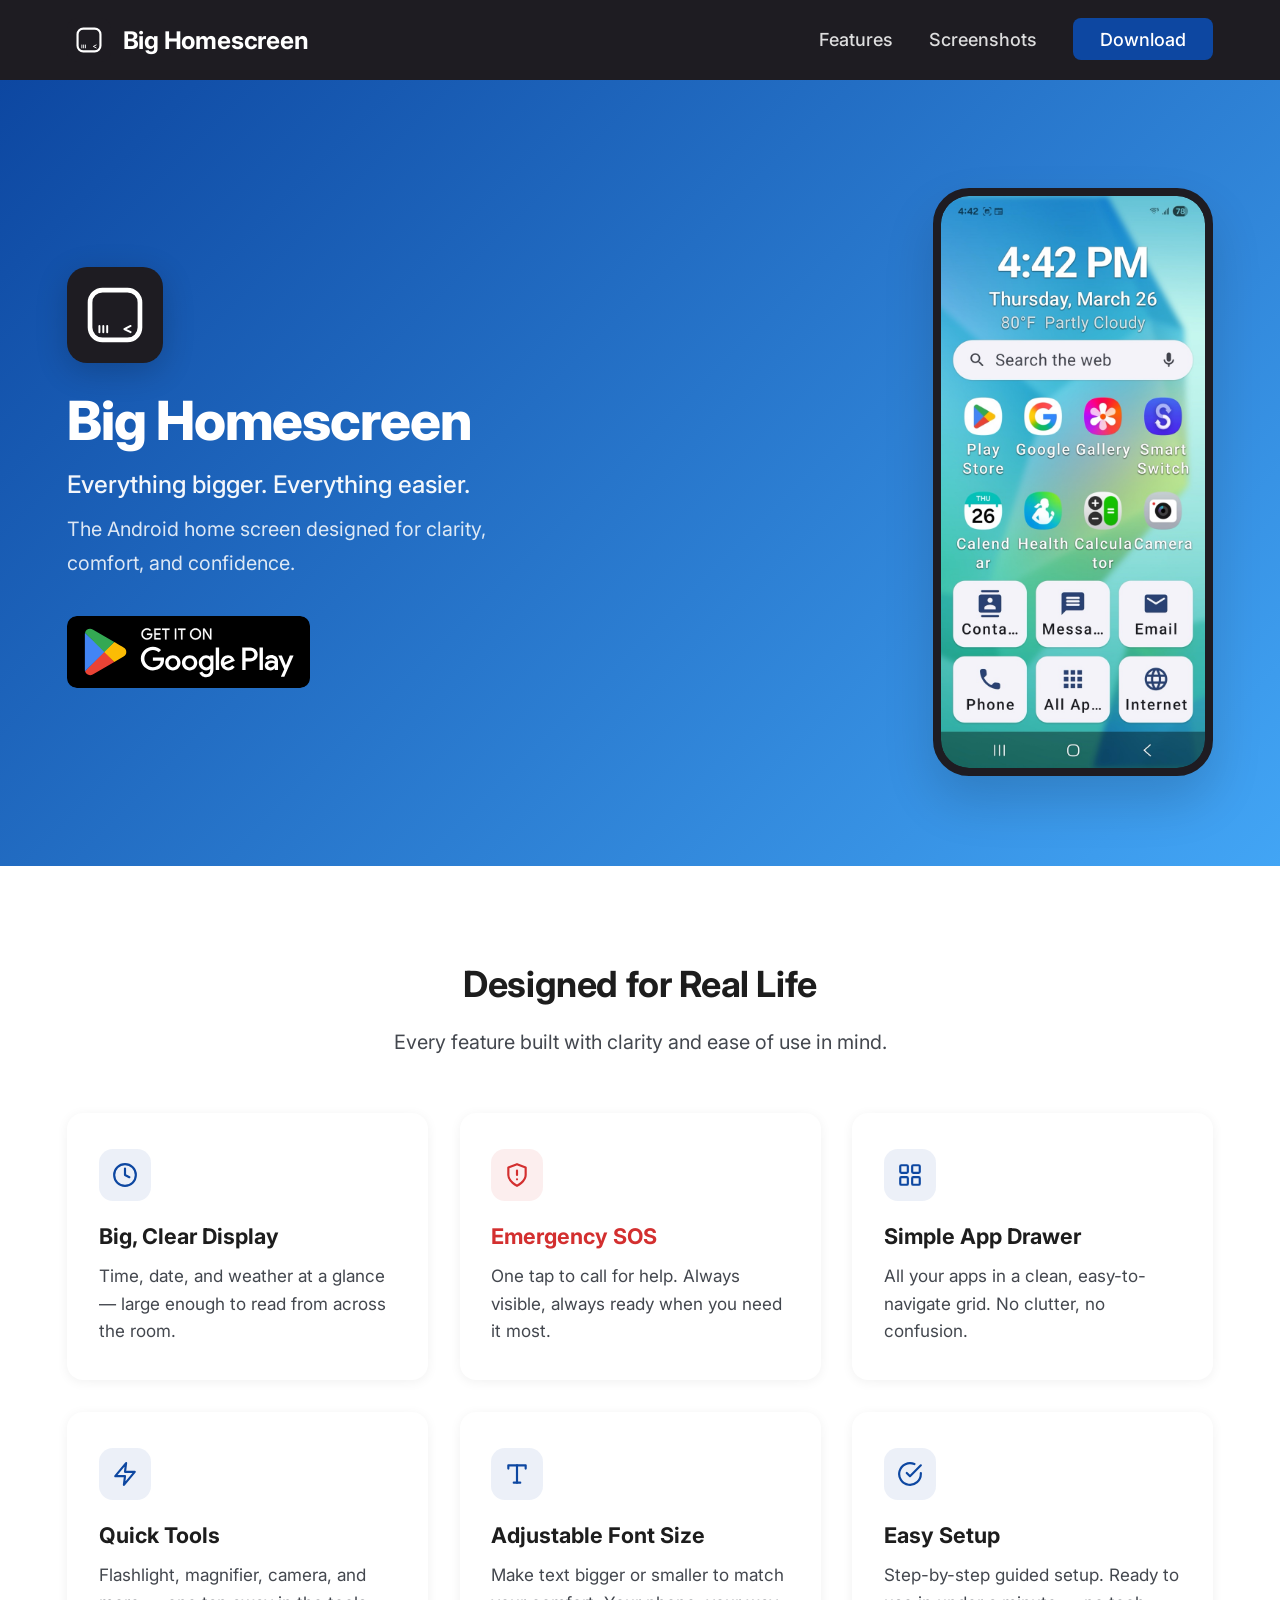
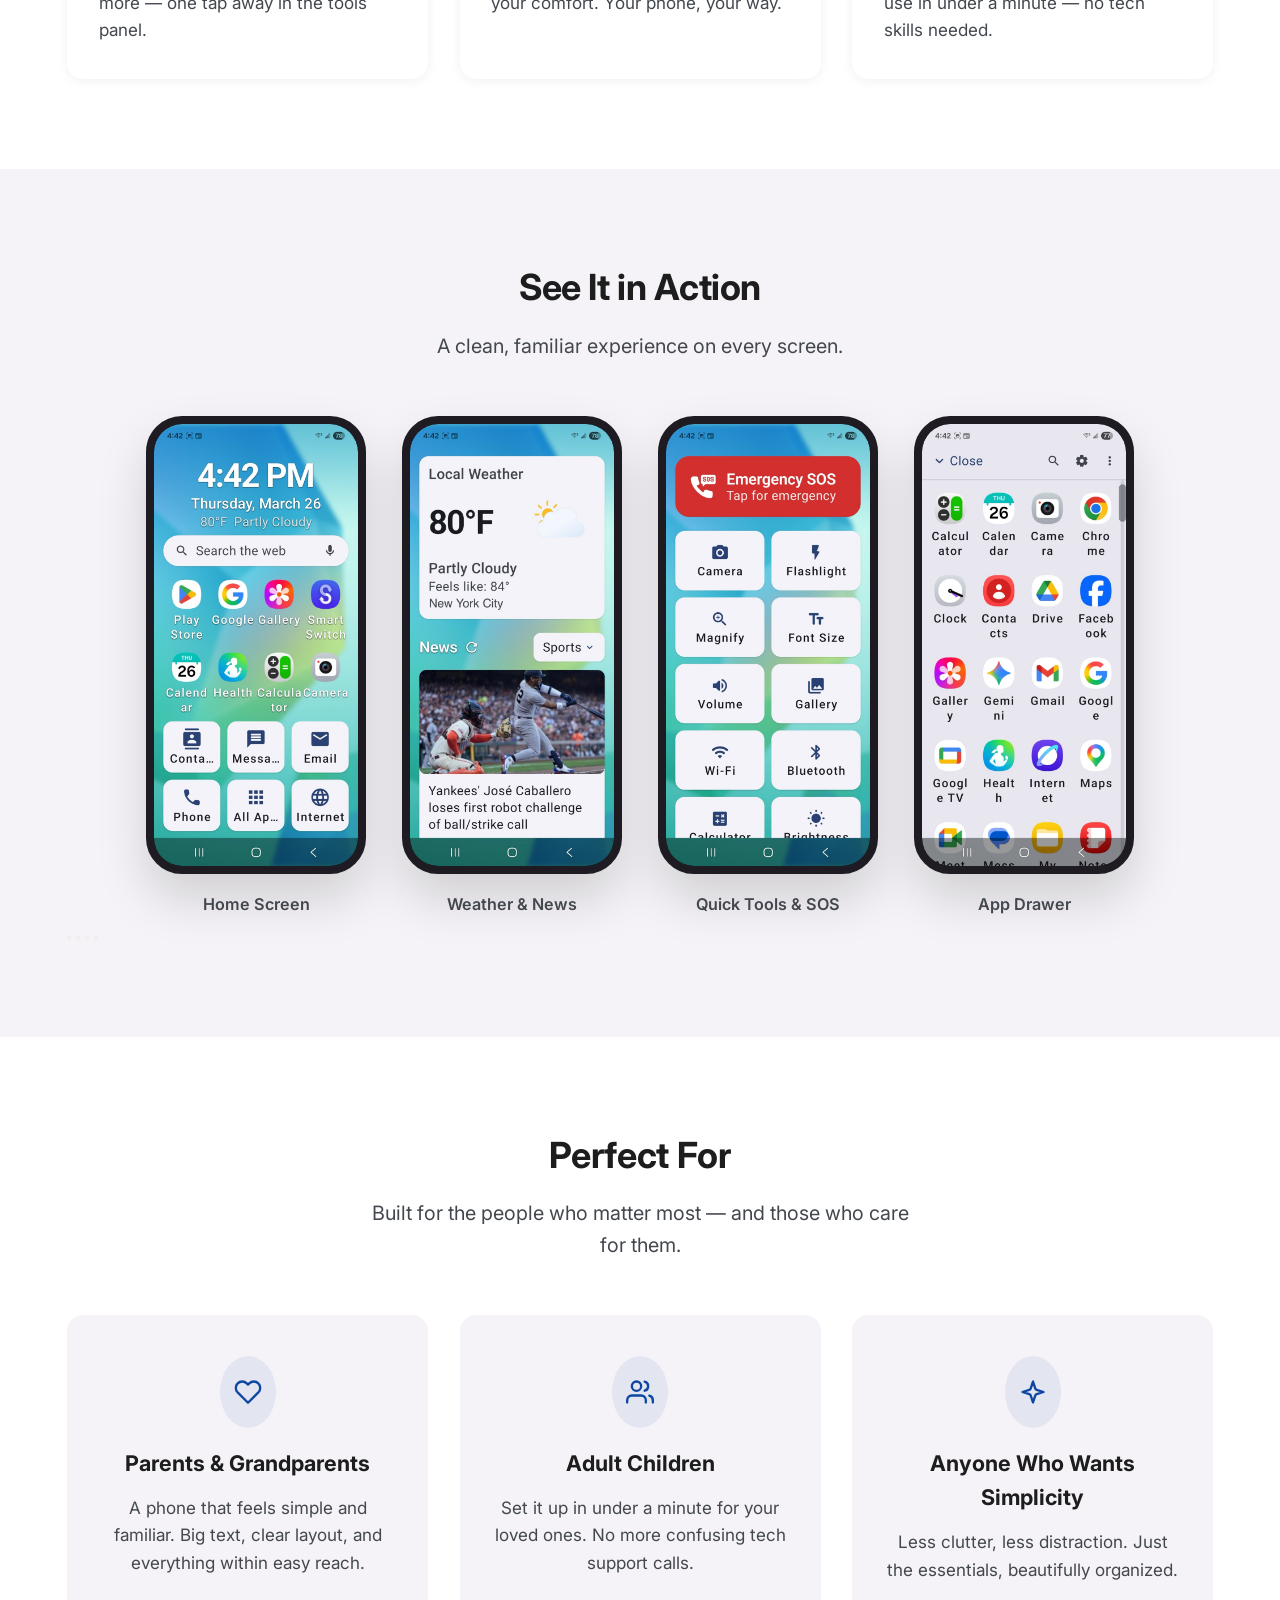
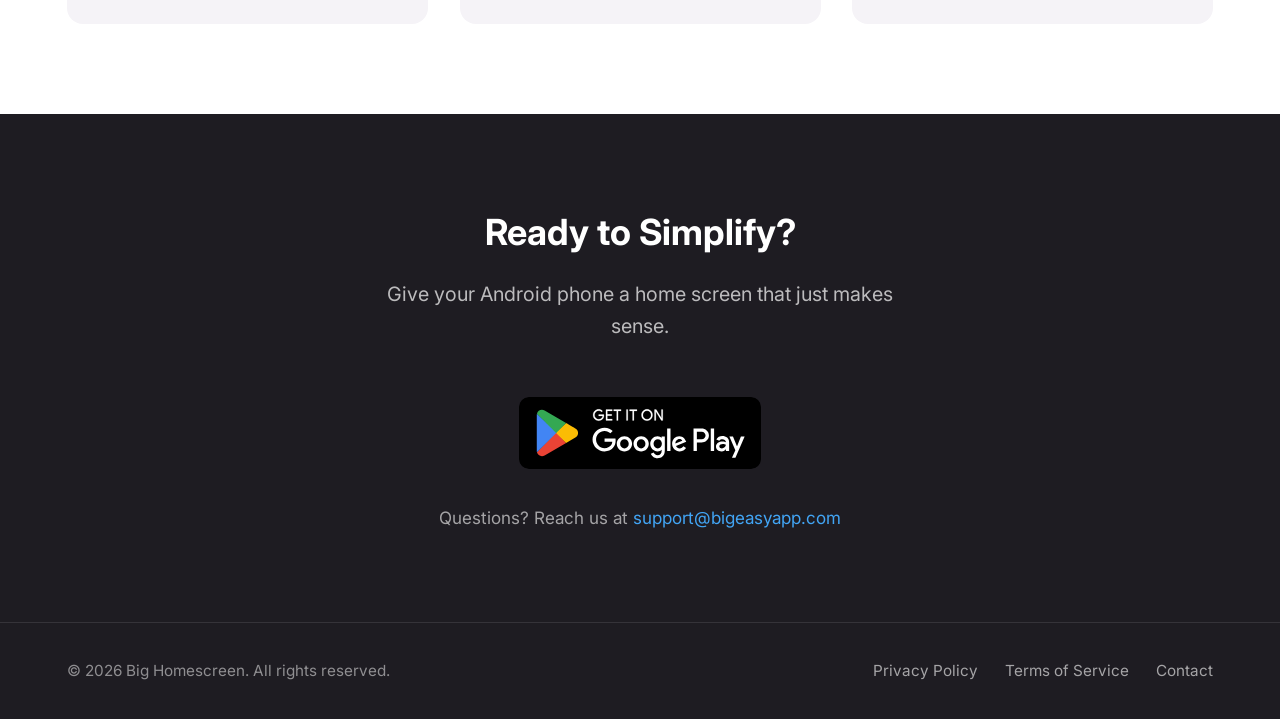
<file: index.html>
<!DOCTYPE html>
<html lang="en">
<head>
  <meta charset="UTF-8">
  <meta name="viewport" content="width=device-width, initial-scale=1.0">
  <title>Big Homescreen — The Simple Android Launcher for Seniors</title>
  <meta name="description" content="Big Homescreen is the Android home screen designed for clarity, comfort, and confidence. Big display, simple apps, emergency SOS — everything easier.">
  <link rel="icon" type="image/svg+xml" href="favicon.svg">
  <link rel="preconnect" href="https://fonts.googleapis.com">
  <link rel="preconnect" href="https://fonts.gstatic.com" crossorigin>
  <link rel="stylesheet" href="https://fonts.googleapis.com/css2?family=Inter:wght@400;500;600;700;800&display=swap">
  <link rel="stylesheet" href="css/style.css">
</head>
<body>

  <!-- ===== Navigation ===== -->
  <header class="navbar" role="banner">
    <div class="container">
      <a href="/" class="nav-brand" aria-label="Big Homescreen Home">
        <img src="resources/ic_launcher_play_store.svg" alt="" width="44" height="44">
        <span>Big Homescreen</span>
      </a>
      <button class="nav-toggle" aria-label="Toggle navigation" aria-expanded="false">&#9776;</button>
      <nav>
        <ul class="nav-links" role="list">
          <li><a href="#features">Features</a></li>
          <li><a href="#screenshots">Screenshots</a></li>
          <li><a href="#download" class="nav-cta">Download</a></li>
        </ul>
      </nav>
    </div>
  </header>

  <main>
    <!-- ===== Hero ===== -->
    <section class="hero" id="hero">
      <div class="container">
        <div class="hero-content">
          <img src="resources/ic_launcher_play_store.svg" alt="Big Homescreen app icon" class="hero-icon" width="96" height="96">
          <h1>Big Homescreen</h1>
          <p class="hero-tagline">Everything bigger. Everything easier.</p>
          <p class="hero-description">The Android home screen designed for clarity, comfort, and confidence.</p>
          <a href="https://play.google.com/store/apps/details?id=app.bighomescreen.launcher" class="gplay-btn" target="_blank" rel="noopener">
            <img src="resources/GetItOnGooglePlay_Badge_Web_color_English.svg" alt="Get it on Google Play" height="56">
          </a>
        </div>
        <div class="hero-visual">
          <div class="phone-mockup">
            <img src="resources/Home_Big.jpg" alt="Big Homescreen home screen showing large clock, weather, and favorite apps" width="264" height="572" loading="eager">
          </div>
        </div>
      </div>
    </section>

    <!-- ===== Features ===== -->
    <section class="section" id="features">
      <div class="container">
        <h2 class="section-title">Designed for Real Life</h2>
        <p class="section-subtitle">Every feature built with clarity and ease of use in mind.</p>
        <div class="features-grid">
          <div class="feature-card">
            <div class="feature-icon" aria-hidden="true"><svg viewBox="0 0 24 24" fill="none" stroke="currentColor" stroke-width="2" stroke-linecap="round" stroke-linejoin="round"><circle cx="12" cy="12" r="10"/><polyline points="12 6 12 12 16 14"/></svg></div>
            <h3>Big, Clear Display</h3>
            <p>Time, date, and weather at a glance — large enough to read from across the room.</p>
          </div>
          <div class="feature-card sos">
            <div class="feature-icon" aria-hidden="true"><svg viewBox="0 0 24 24" fill="none" stroke="currentColor" stroke-width="2" stroke-linecap="round" stroke-linejoin="round"><path d="M12 22s8-4 8-10V5l-8-3-8 3v7c0 6 8 10 8 10z"/><line x1="12" y1="8" x2="12" y2="12"/><line x1="12" y1="16" x2="12.01" y2="16"/></svg></div>
            <h3>Emergency SOS</h3>
            <p>One tap to call for help. Always visible, always ready when you need it most.</p>
          </div>
          <div class="feature-card">
            <div class="feature-icon" aria-hidden="true"><svg viewBox="0 0 24 24" fill="none" stroke="currentColor" stroke-width="2" stroke-linecap="round" stroke-linejoin="round"><rect x="3" y="3" width="7" height="7" rx="1"/><rect x="14" y="3" width="7" height="7" rx="1"/><rect x="3" y="14" width="7" height="7" rx="1"/><rect x="14" y="14" width="7" height="7" rx="1"/></svg></div>
            <h3>Simple App Drawer</h3>
            <p>All your apps in a clean, easy-to-navigate grid. No clutter, no confusion.</p>
          </div>
          <div class="feature-card">
            <div class="feature-icon" aria-hidden="true"><svg viewBox="0 0 24 24" fill="none" stroke="currentColor" stroke-width="2" stroke-linecap="round" stroke-linejoin="round"><polygon points="13 2 3 14 12 14 11 22 21 10 12 10 13 2"/></svg></div>
            <h3>Quick Tools</h3>
            <p>Flashlight, magnifier, camera, and more — one tap away in the tools panel.</p>
          </div>
          <div class="feature-card">
            <div class="feature-icon" aria-hidden="true"><svg viewBox="0 0 24 24" fill="none" stroke="currentColor" stroke-width="2" stroke-linecap="round" stroke-linejoin="round"><polyline points="4 7 4 4 20 4 20 7"/><line x1="9" y1="20" x2="15" y2="20"/><line x1="12" y1="4" x2="12" y2="20"/></svg></div>
            <h3>Adjustable Font Size</h3>
            <p>Make text bigger or smaller to match your comfort. Your phone, your way.</p>
          </div>
          <div class="feature-card">
            <div class="feature-icon" aria-hidden="true"><svg viewBox="0 0 24 24" fill="none" stroke="currentColor" stroke-width="2" stroke-linecap="round" stroke-linejoin="round"><path d="M22 11.08V12a10 10 0 1 1-5.93-9.14"/><polyline points="22 4 12 14.01 9 11.01"/></svg></div>
            <h3>Easy Setup</h3>
            <p>Step-by-step guided setup. Ready to use in under a minute — no tech skills needed.</p>
          </div>
        </div>
      </div>
    </section>

    <!-- ===== Screenshots ===== -->
    <section class="section section-light" id="screenshots">
      <div class="container">
        <h2 class="section-title">See It in Action</h2>
        <p class="section-subtitle">A clean, familiar experience on every screen.</p>

        <!-- Desktop: row layout -->
        <div class="screenshots-row">
          <div class="screenshot-item">
            <div class="phone-mockup">
              <img src="resources/Home_Big.jpg" alt="Home screen with large clock and weather display" width="264" height="572" loading="lazy">
            </div>
            <p class="screenshot-label">Home Screen</p>
          </div>
          <div class="screenshot-item">
            <div class="phone-mockup">
              <img src="resources/Info_Big.jpg" alt="Weather details and news feed" width="264" height="572" loading="lazy">
            </div>
            <p class="screenshot-label">Weather &amp; News</p>
          </div>
          <div class="screenshot-item">
            <div class="phone-mockup">
              <img src="resources/Tools_Big.jpg" alt="Quick tools panel with flashlight, magnifier, and SOS" width="264" height="572" loading="lazy">
            </div>
            <p class="screenshot-label">Quick Tools &amp; SOS</p>
          </div>
          <div class="screenshot-item">
            <div class="phone-mockup">
              <img src="resources/Appdrawer_Big.jpg" alt="App drawer with clear grid of installed apps" width="264" height="572" loading="lazy">
            </div>
            <p class="screenshot-label">App Drawer</p>
          </div>
        </div>

        <!-- Mobile: carousel -->
        <div class="screenshots-carousel" role="region" aria-label="Screenshots carousel">
          <div class="screenshot-item">
            <div class="phone-mockup">
              <img src="resources/Home_Big.jpg" alt="Home screen with large clock and weather display" width="264" height="572" loading="lazy">
            </div>
            <p class="screenshot-label">Home Screen</p>
          </div>
          <div class="screenshot-item">
            <div class="phone-mockup">
              <img src="resources/Info_Big.jpg" alt="Weather details and news feed" width="264" height="572" loading="lazy">
            </div>
            <p class="screenshot-label">Weather &amp; News</p>
          </div>
          <div class="screenshot-item">
            <div class="phone-mockup">
              <img src="resources/Tools_Big.jpg" alt="Quick tools panel with flashlight, magnifier, and SOS" width="264" height="572" loading="lazy">
            </div>
            <p class="screenshot-label">Quick Tools &amp; SOS</p>
          </div>
          <div class="screenshot-item">
            <div class="phone-mockup">
              <img src="resources/Appdrawer_Big.jpg" alt="App drawer with clear grid of installed apps" width="264" height="572" loading="lazy">
            </div>
            <p class="screenshot-label">App Drawer</p>
          </div>
        </div>
        <div class="carousel-dots" aria-label="Screenshot navigation">
          <button class="carousel-dot active" aria-label="View Home Screen screenshot"></button>
          <button class="carousel-dot" aria-label="View Weather and News screenshot"></button>
          <button class="carousel-dot" aria-label="View Quick Tools screenshot"></button>
          <button class="carousel-dot" aria-label="View App Drawer screenshot"></button>
        </div>
      </div>
    </section>

    <!-- ===== Perfect For ===== -->
    <section class="section" id="perfect-for">
      <div class="container">
        <h2 class="section-title">Perfect For</h2>
        <p class="section-subtitle">Built for the people who matter most — and those who care for them.</p>
        <div class="perfect-grid">
          <div class="perfect-card">
            <div class="card-emoji" aria-hidden="true"><svg viewBox="0 0 24 24" fill="none" stroke="currentColor" stroke-width="2" stroke-linecap="round" stroke-linejoin="round"><path d="M20.84 4.61a5.5 5.5 0 0 0-7.78 0L12 5.67l-1.06-1.06a5.5 5.5 0 0 0-7.78 7.78l1.06 1.06L12 21.23l7.78-7.78 1.06-1.06a5.5 5.5 0 0 0 0-7.78z"/></svg></div>
            <h3>Parents &amp; Grandparents</h3>
            <p>A phone that feels simple and familiar. Big text, clear layout, and everything within easy reach.</p>
          </div>
          <div class="perfect-card">
            <div class="card-emoji" aria-hidden="true"><svg viewBox="0 0 24 24" fill="none" stroke="currentColor" stroke-width="2" stroke-linecap="round" stroke-linejoin="round"><path d="M17 21v-2a4 4 0 0 0-4-4H5a4 4 0 0 0-4 4v2"/><circle cx="9" cy="7" r="4"/><path d="M23 21v-2a4 4 0 0 0-3-3.87"/><path d="M16 3.13a4 4 0 0 1 0 7.75"/></svg></div>
            <h3>Adult Children</h3>
            <p>Set it up in under a minute for your loved ones. No more confusing tech support calls.</p>
          </div>
          <div class="perfect-card">
            <div class="card-emoji" aria-hidden="true"><svg viewBox="0 0 24 24" fill="none" stroke="currentColor" stroke-width="2" stroke-linecap="round" stroke-linejoin="round"><path d="m12 3-1.912 5.813a2 2 0 0 1-1.275 1.275L3 12l5.813 1.912a2 2 0 0 1 1.275 1.275L12 21l1.912-5.813a2 2 0 0 1 1.275-1.275L21 12l-5.813-1.912a2 2 0 0 1-1.275-1.275L12 3Z"/></svg></div>
            <h3>Anyone Who Wants Simplicity</h3>
            <p>Less clutter, less distraction. Just the essentials, beautifully organized.</p>
          </div>
        </div>
      </div>
    </section>

    <!-- ===== CTA / Download ===== -->
    <section class="section section-dark cta-section" id="download">
      <div class="container">
        <h2>Ready to Simplify?</h2>
        <p class="section-subtitle">Give your Android phone a home screen that just makes sense.</p>
        <a href="https://play.google.com/store/apps/details?id=app.bighomescreen.launcher" class="gplay-btn" target="_blank" rel="noopener">
          <img src="resources/GetItOnGooglePlay_Badge_Web_color_English.svg" alt="Get it on Google Play" height="56">
        </a>
        <p class="cta-email">Questions? Reach us at <a href="mailto:support@bigeasyapp.com">support@bigeasyapp.com</a></p>
      </div>
    </section>
  </main>

  <!-- ===== Footer ===== -->
  <footer class="footer" role="contentinfo">
    <div class="container">
      <p>&copy; 2026 Big Homescreen. All rights reserved.</p>
      <ul class="footer-links" role="list">
        <li><a href="privacy.html">Privacy Policy</a></li>
        <li><a href="terms.html">Terms of Service</a></li>
        <li><a href="mailto:support@bigeasyapp.com">Contact</a></li>
      </ul>
    </div>
  </footer>

  <script src="js/main.js"></script>
</body>
</html>
</file>
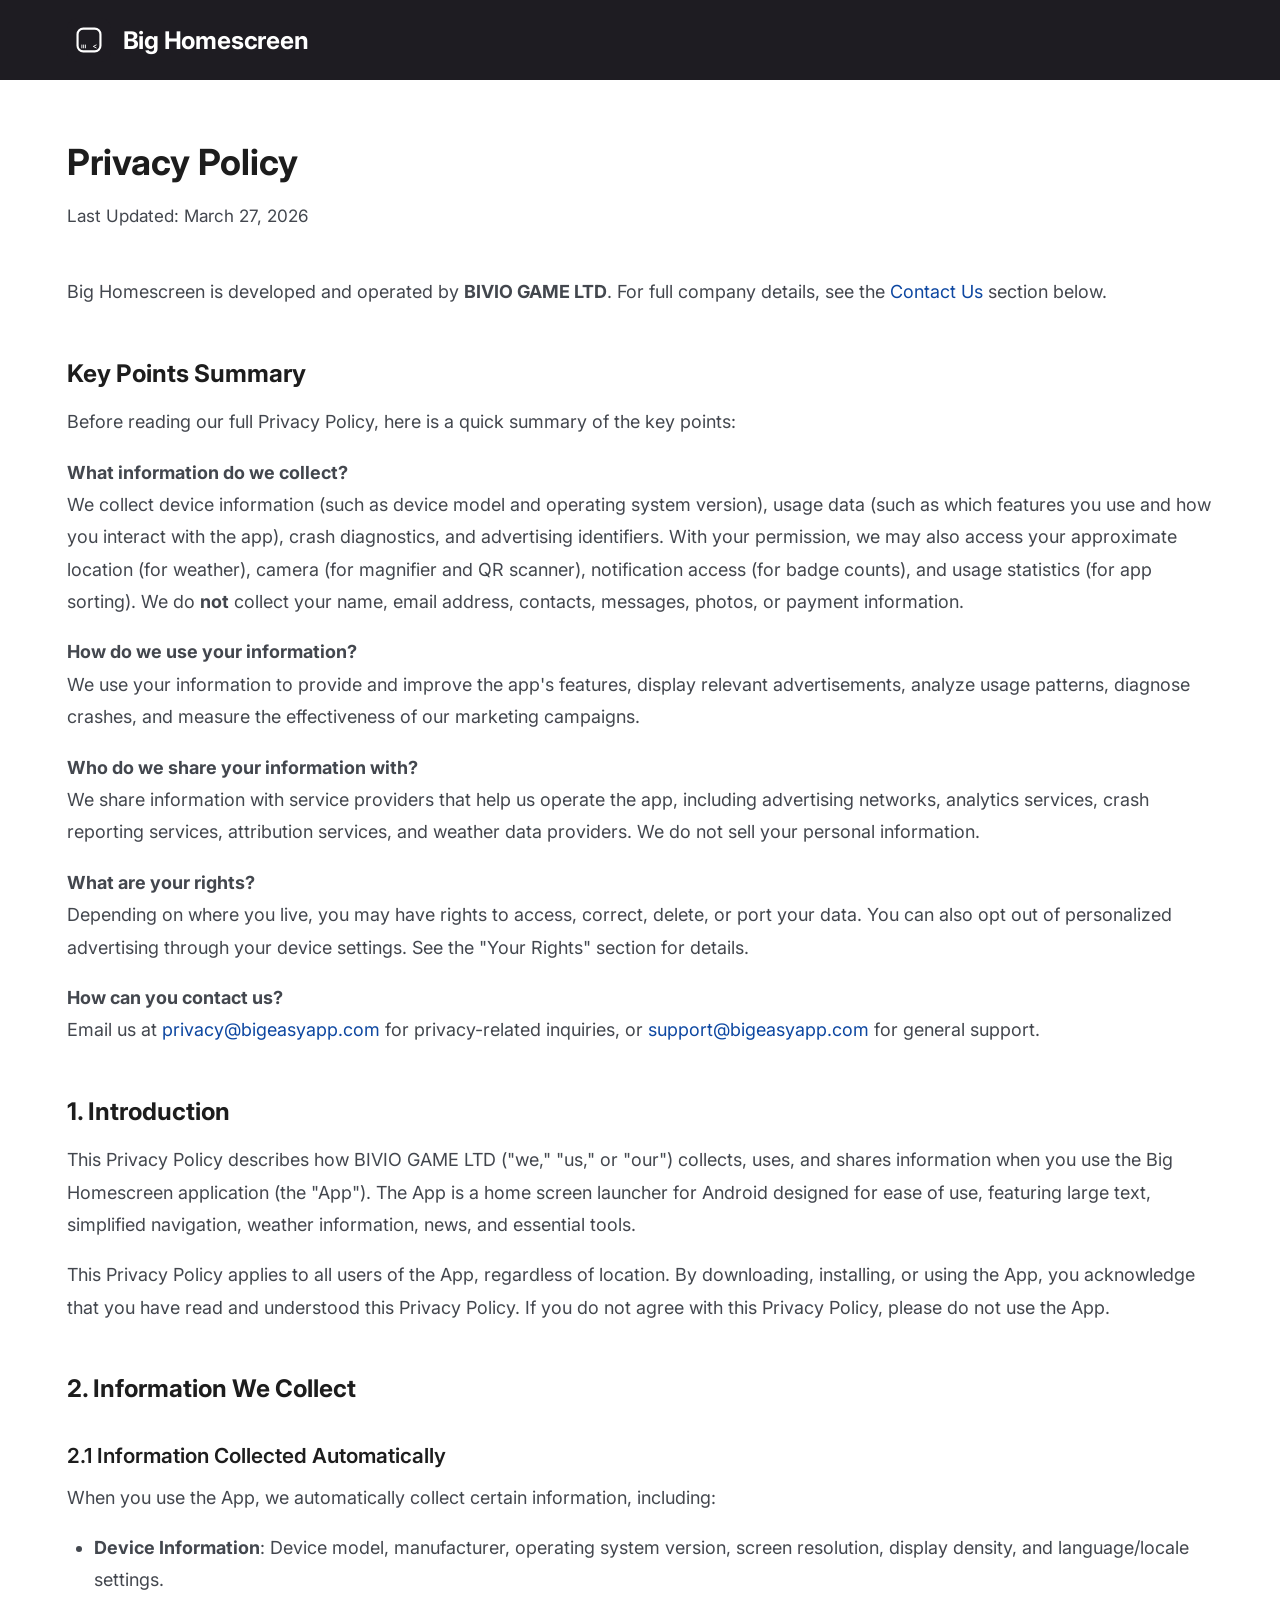
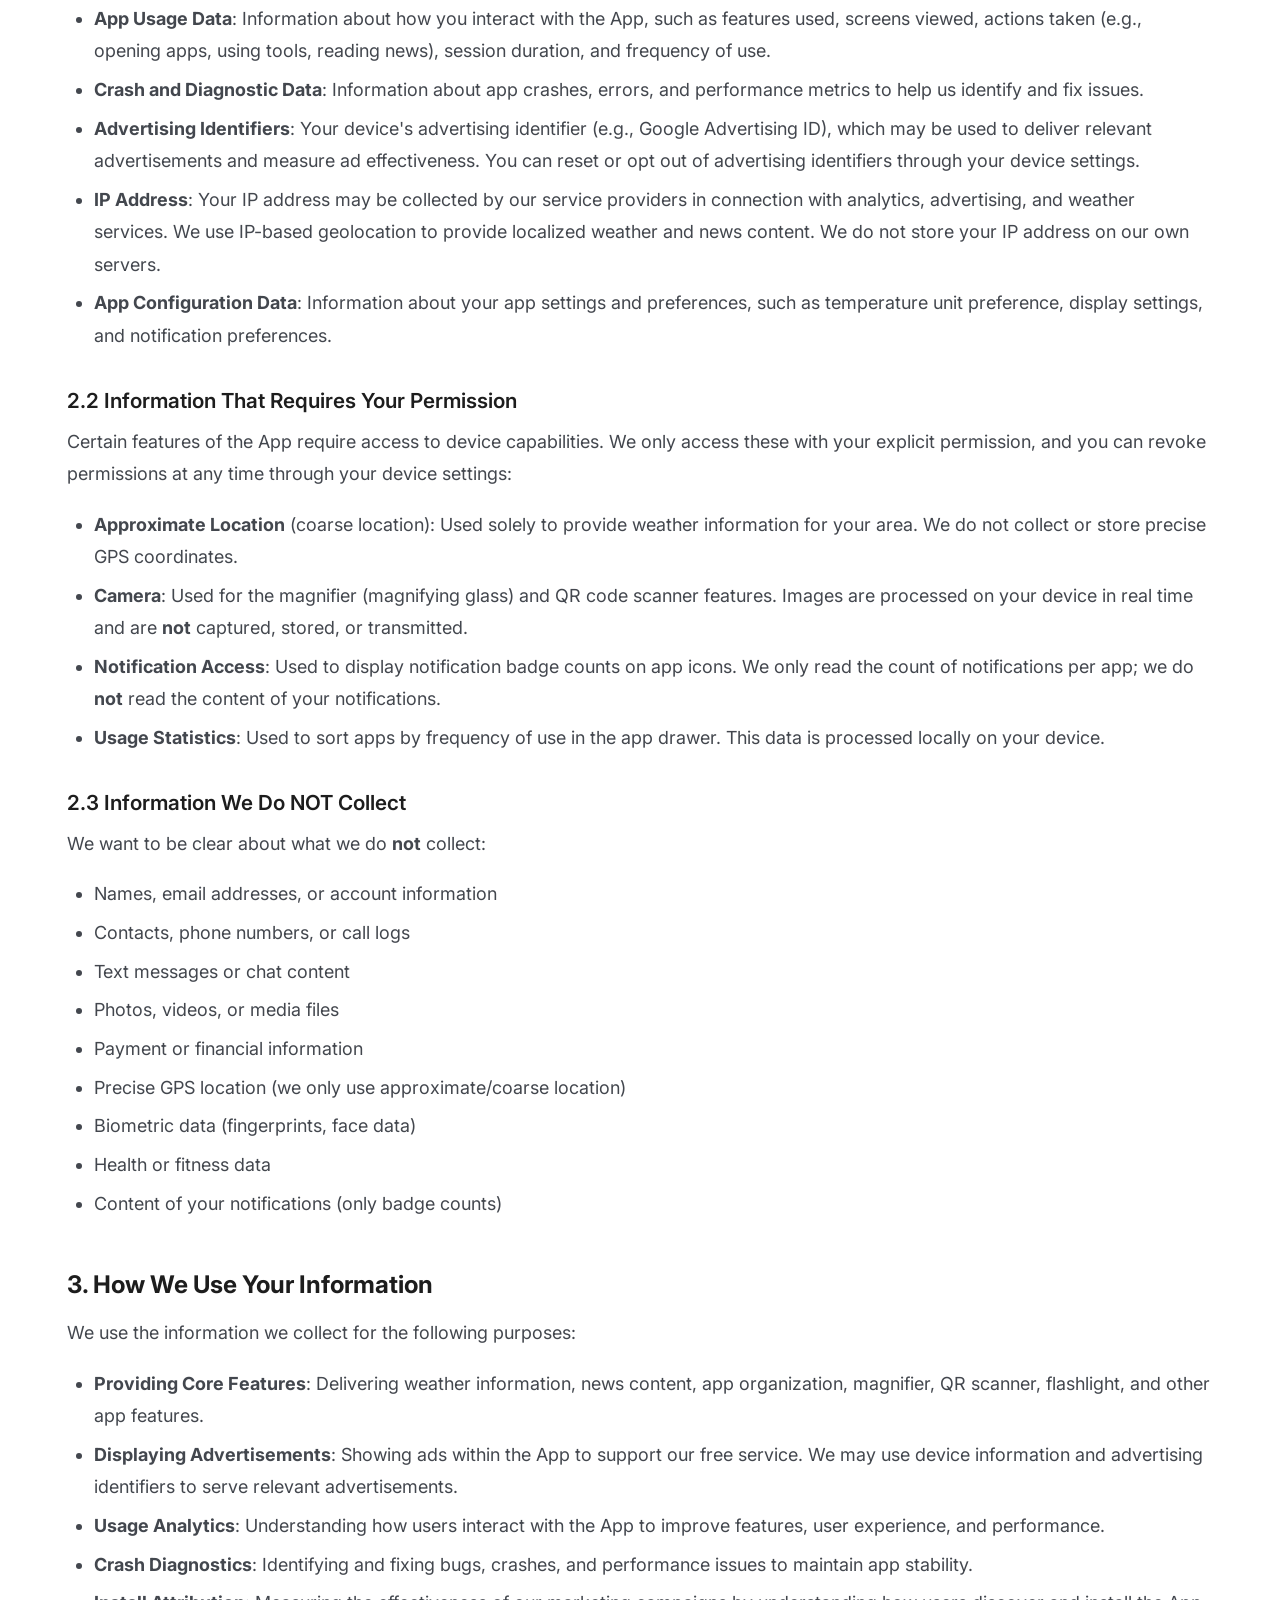
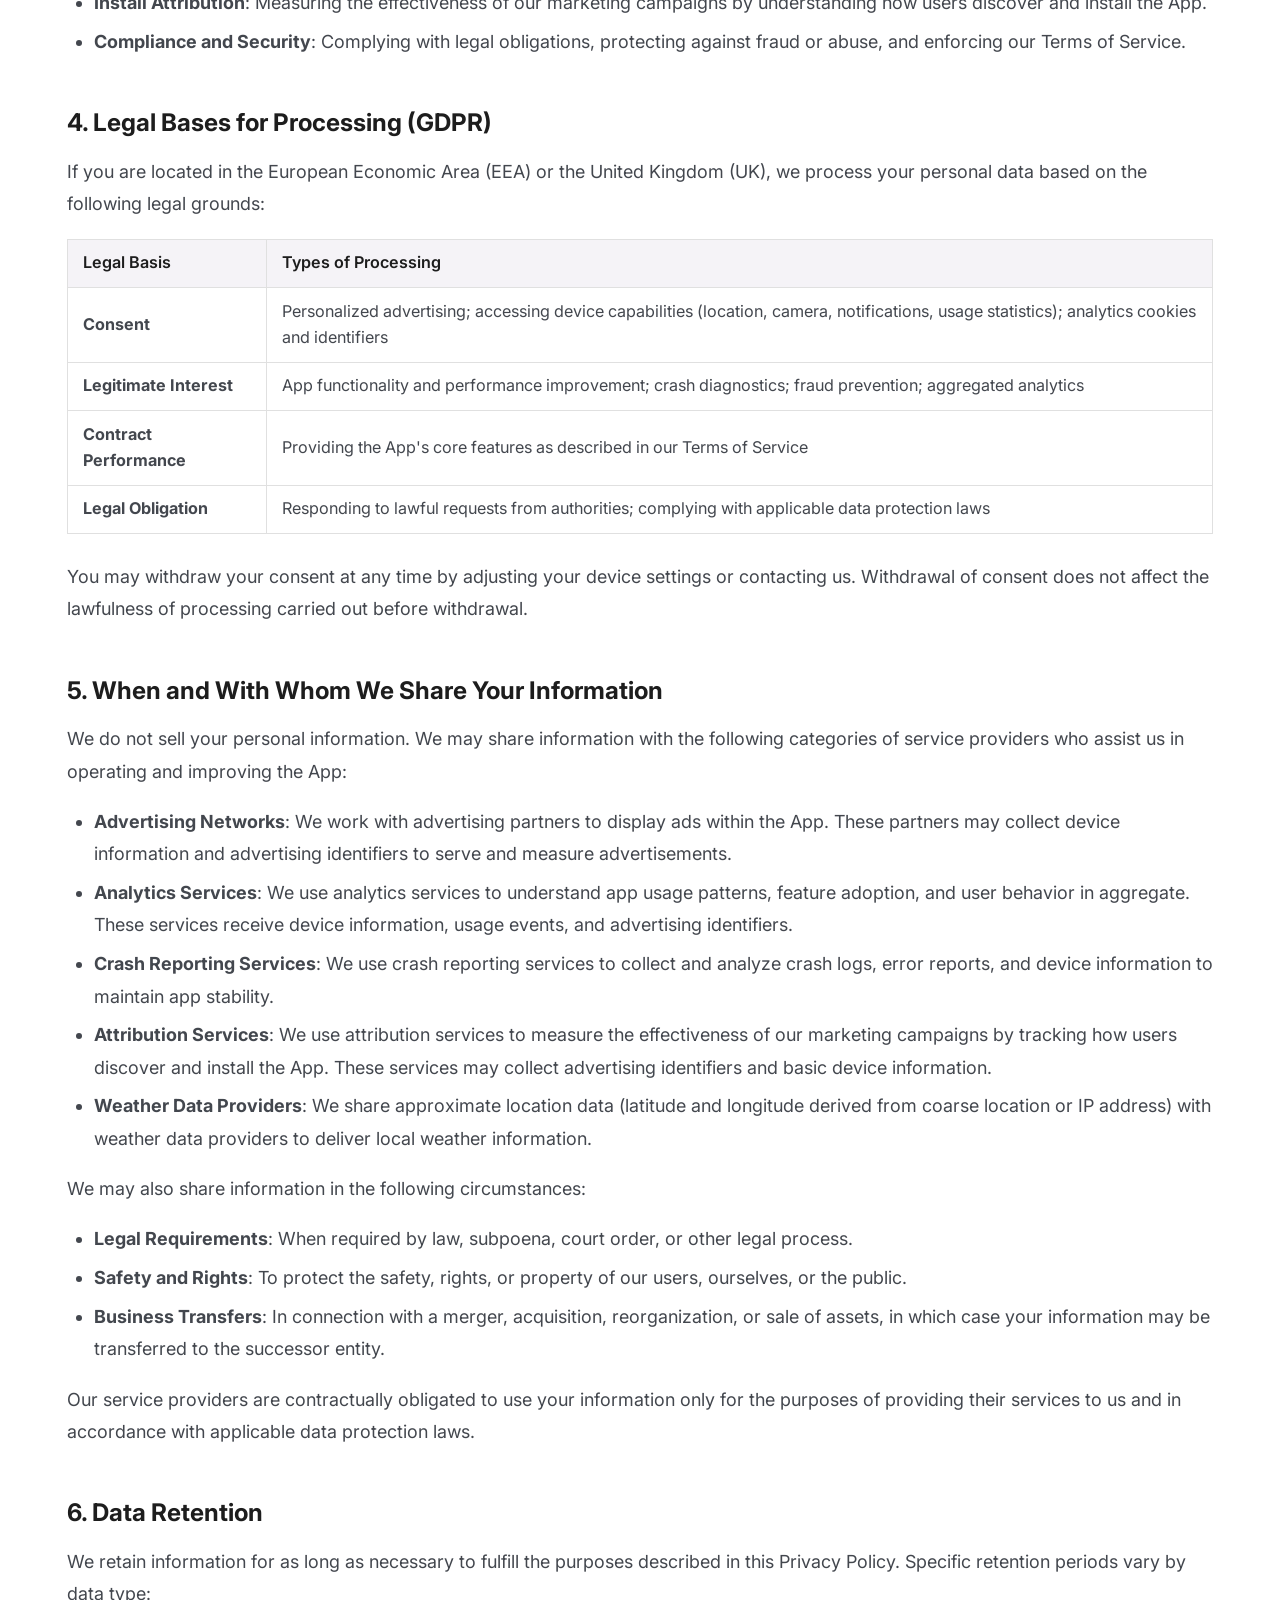
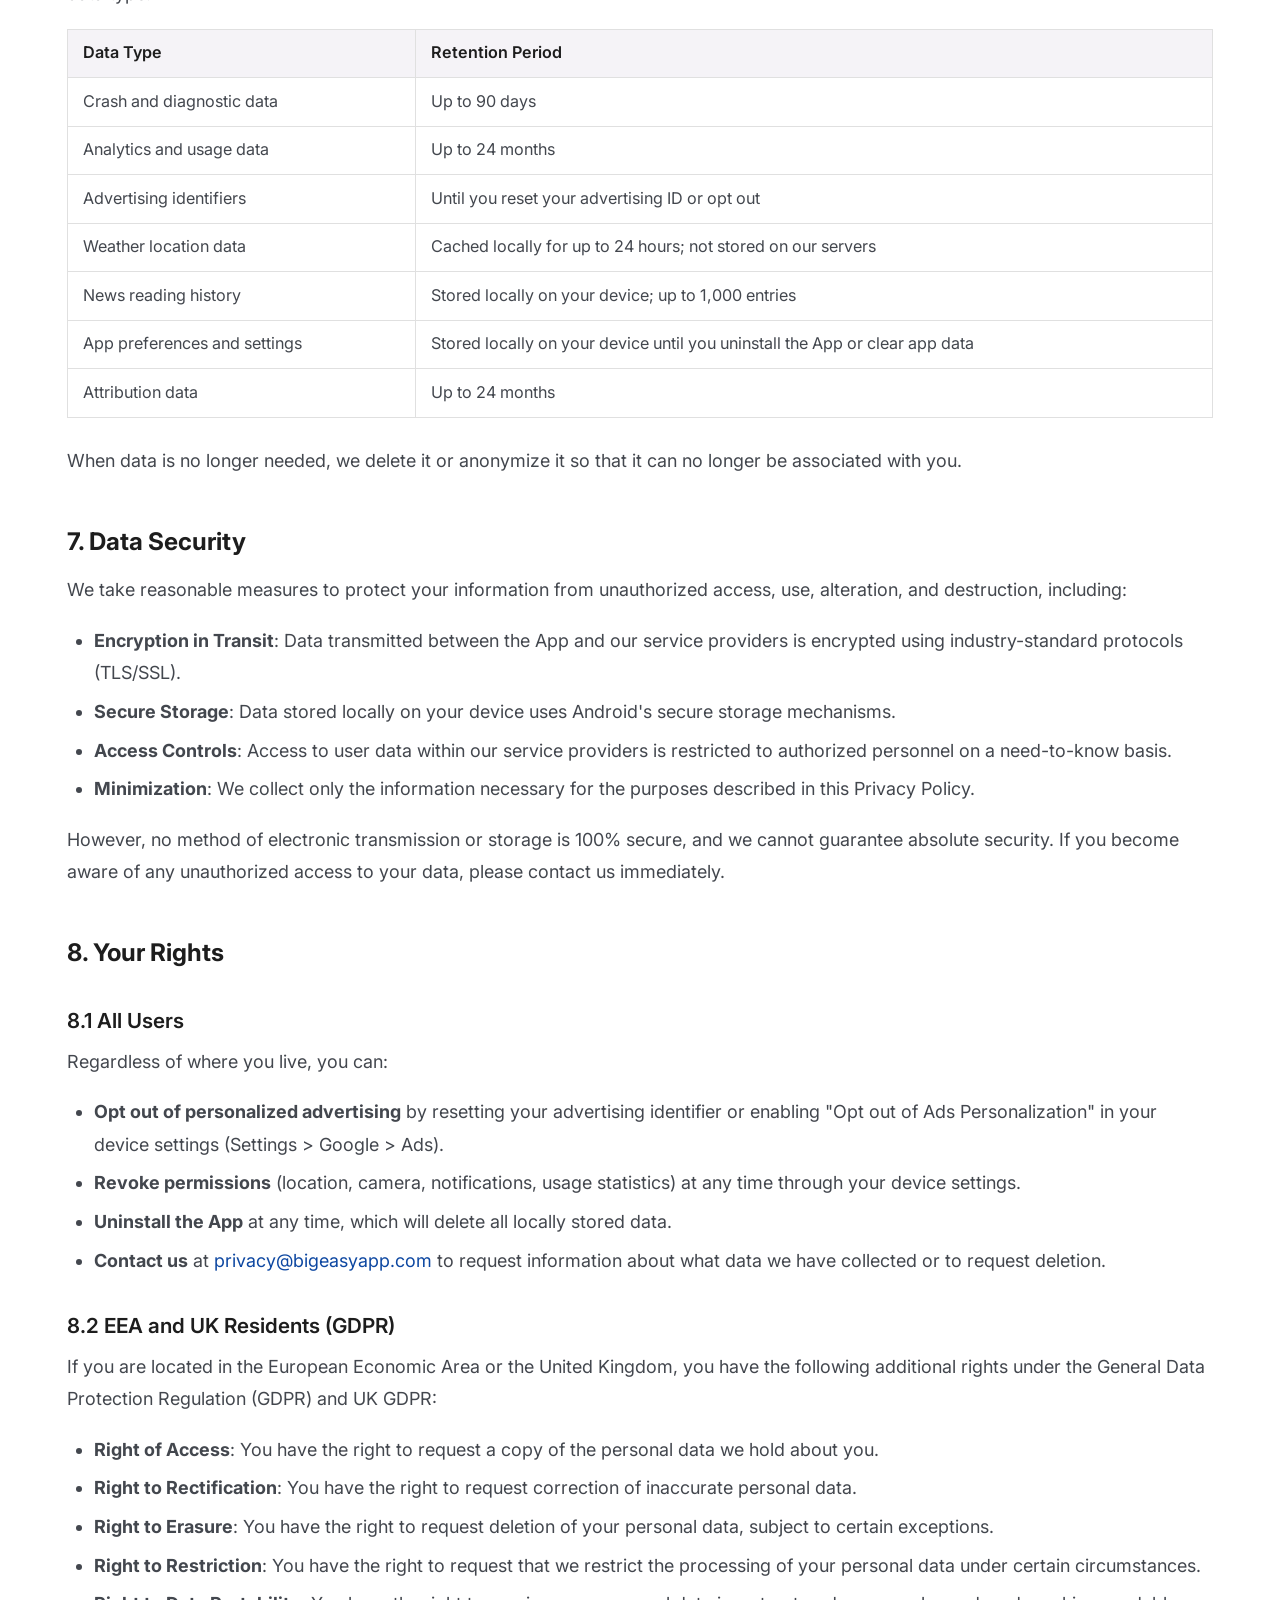
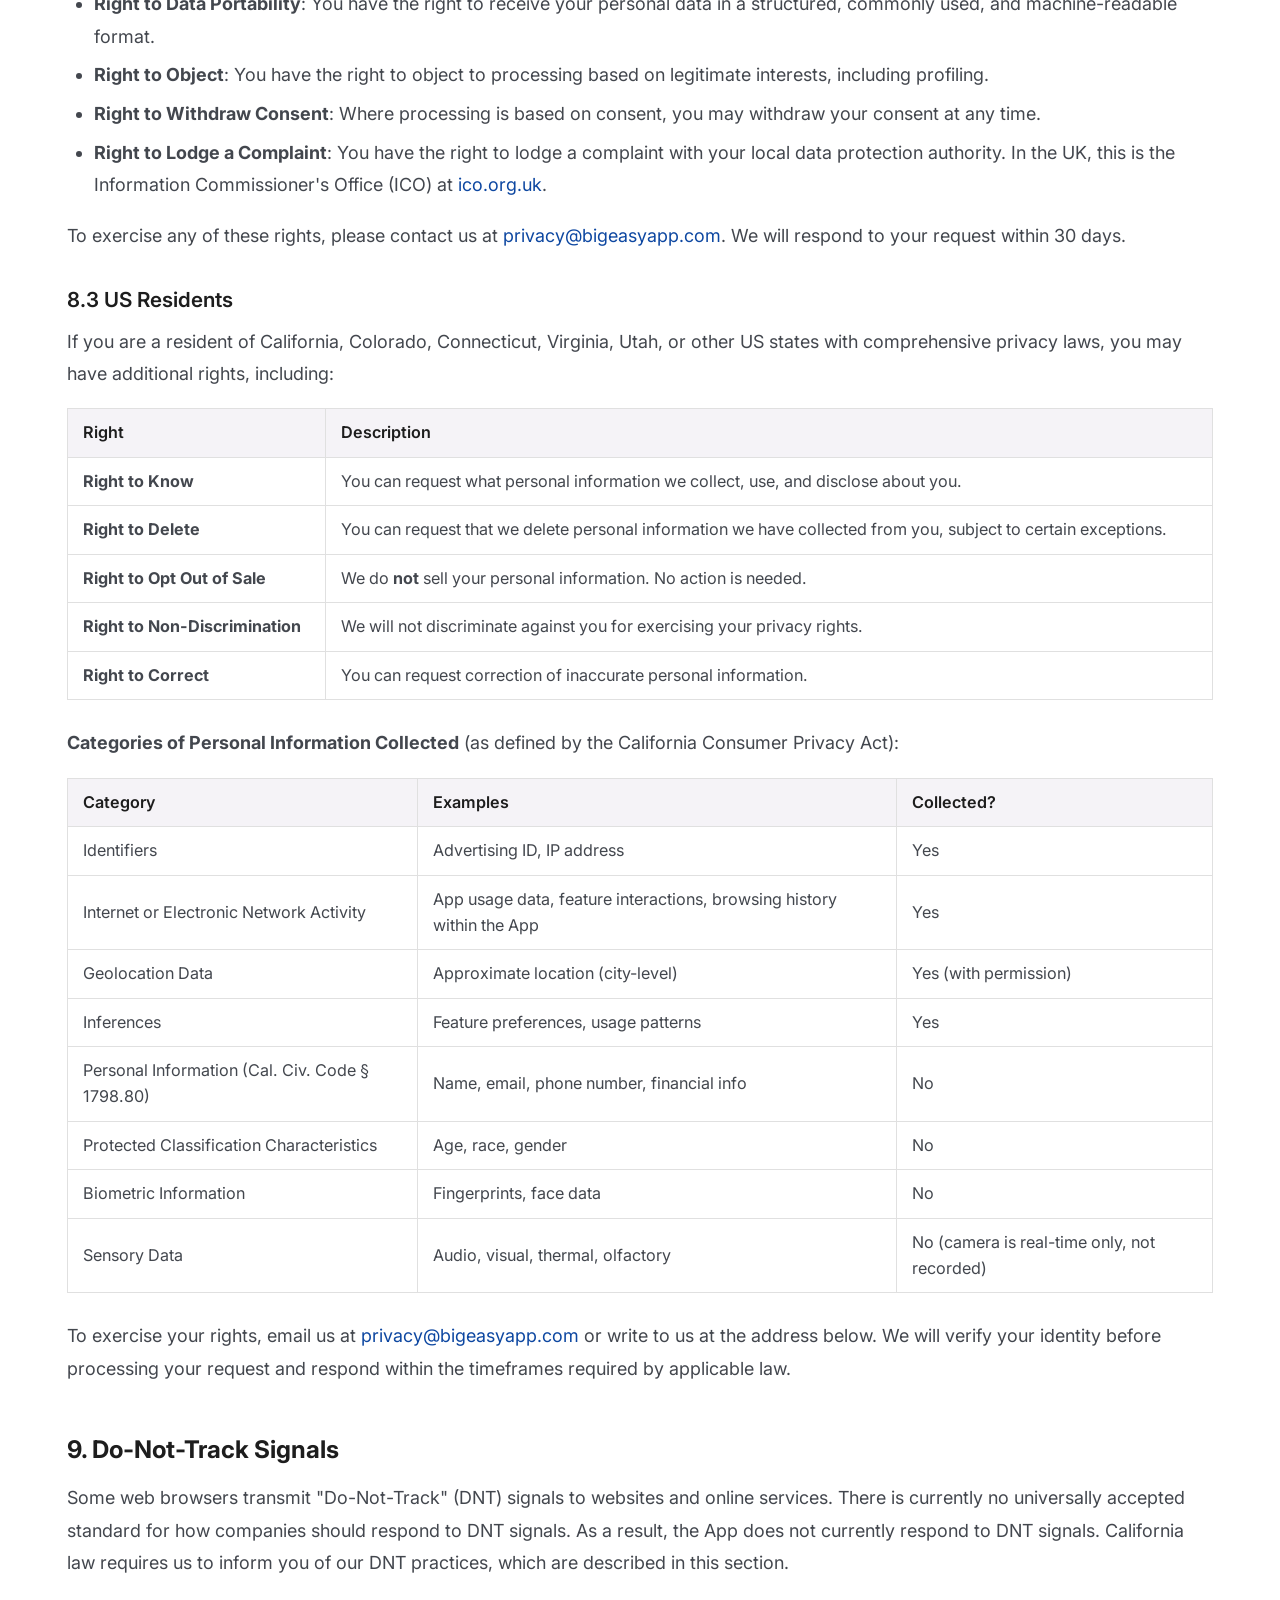
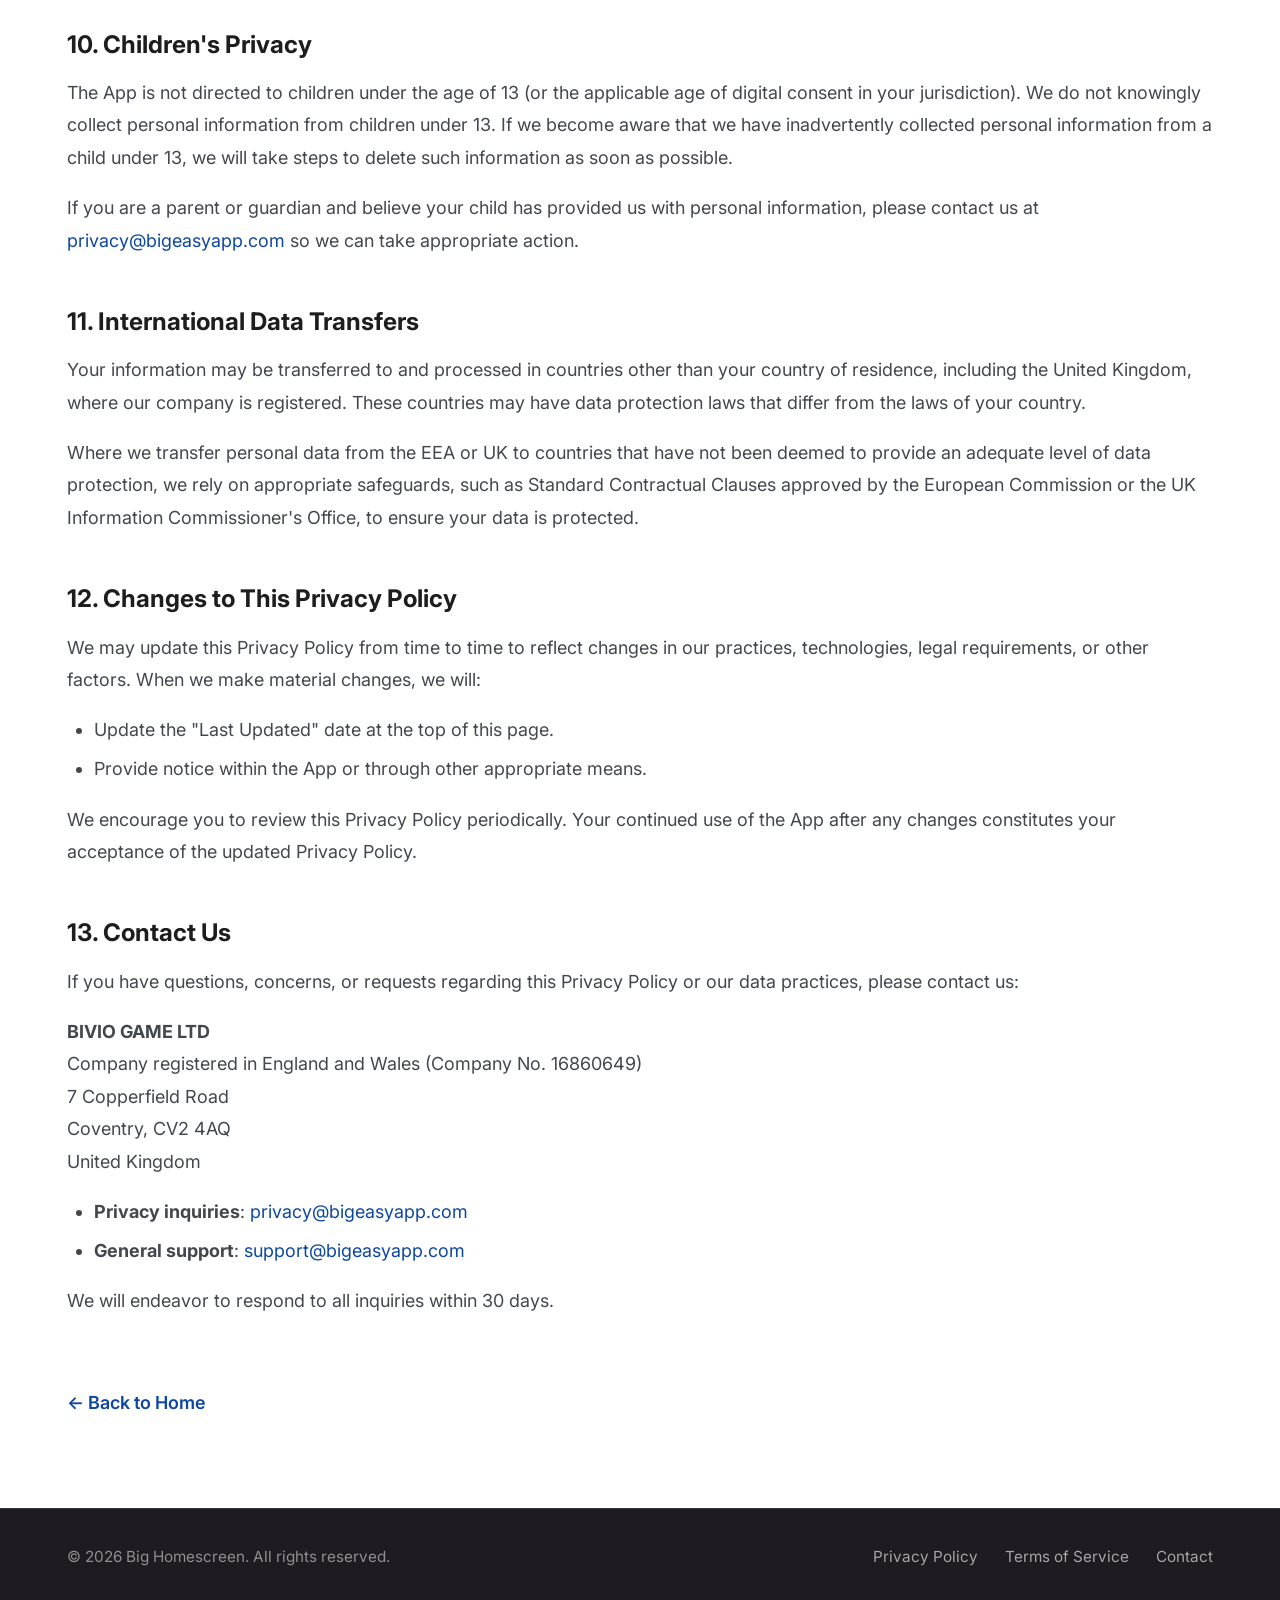
<file: privacy.html>
<!DOCTYPE html>
<html lang="en">
<head>
  <meta charset="UTF-8">
  <meta name="viewport" content="width=device-width, initial-scale=1.0">
  <title>Privacy Policy — Big Homescreen</title>
  <meta name="description" content="Privacy Policy for Big Homescreen Android launcher app.">
  <link rel="icon" type="image/svg+xml" href="favicon.svg">
  <link rel="preconnect" href="https://fonts.googleapis.com">
  <link rel="preconnect" href="https://fonts.gstatic.com" crossorigin>
  <link rel="stylesheet" href="https://fonts.googleapis.com/css2?family=Inter:wght@400;500;600;700;800&display=swap">
  <link rel="stylesheet" href="css/style.css">
</head>
<body>

  <!-- ===== Navigation ===== -->
  <header class="navbar" role="banner">
    <div class="container">
      <a href="/" class="nav-brand" aria-label="Big Homescreen Home">
        <img src="resources/ic_launcher_play_store.svg" alt="" width="44" height="44">
        <span>Big Homescreen</span>
      </a>
    </div>
  </header>

  <main>
    <article class="legal-page">
      <h1>Privacy Policy</h1>
      <p class="last-updated">Last Updated: March 27, 2026</p>

      <p>Big Homescreen is developed and operated by <strong>BIVIO GAME LTD</strong>. For full company details, see the <a href="#contact">Contact Us</a> section below.</p>

      <h2>Key Points Summary</h2>
      <p>Before reading our full Privacy Policy, here is a quick summary of the key points:</p>
      <p><strong>What information do we collect?</strong><br>We collect device information (such as device model and operating system version), usage data (such as which features you use and how you interact with the app), crash diagnostics, and advertising identifiers. With your permission, we may also access your approximate location (for weather), camera (for magnifier and QR scanner), notification access (for badge counts), and usage statistics (for app sorting). We do <strong>not</strong> collect your name, email address, contacts, messages, photos, or payment information.</p>
      <p><strong>How do we use your information?</strong><br>We use your information to provide and improve the app's features, display relevant advertisements, analyze usage patterns, diagnose crashes, and measure the effectiveness of our marketing campaigns.</p>
      <p><strong>Who do we share your information with?</strong><br>We share information with service providers that help us operate the app, including advertising networks, analytics services, crash reporting services, attribution services, and weather data providers. We do not sell your personal information.</p>
      <p><strong>What are your rights?</strong><br>Depending on where you live, you may have rights to access, correct, delete, or port your data. You can also opt out of personalized advertising through your device settings. See the "Your Rights" section for details.</p>
      <p><strong>How can you contact us?</strong><br>Email us at <a href="mailto:privacy@bigeasyapp.com">privacy@bigeasyapp.com</a> for privacy-related inquiries, or <a href="mailto:support@bigeasyapp.com">support@bigeasyapp.com</a> for general support.</p>

      <h2>1. Introduction</h2>
      <p>This Privacy Policy describes how BIVIO GAME LTD ("we," "us," or "our") collects, uses, and shares information when you use the Big Homescreen application (the "App"). The App is a home screen launcher for Android designed for ease of use, featuring large text, simplified navigation, weather information, news, and essential tools.</p>
      <p>This Privacy Policy applies to all users of the App, regardless of location. By downloading, installing, or using the App, you acknowledge that you have read and understood this Privacy Policy. If you do not agree with this Privacy Policy, please do not use the App.</p>

      <h2>2. Information We Collect</h2>

      <h3>2.1 Information Collected Automatically</h3>
      <p>When you use the App, we automatically collect certain information, including:</p>
      <ul>
        <li><strong>Device Information</strong>: Device model, manufacturer, operating system version, screen resolution, display density, and language/locale settings.</li>
        <li><strong>App Usage Data</strong>: Information about how you interact with the App, such as features used, screens viewed, actions taken (e.g., opening apps, using tools, reading news), session duration, and frequency of use.</li>
        <li><strong>Crash and Diagnostic Data</strong>: Information about app crashes, errors, and performance metrics to help us identify and fix issues.</li>
        <li><strong>Advertising Identifiers</strong>: Your device's advertising identifier (e.g., Google Advertising ID), which may be used to deliver relevant advertisements and measure ad effectiveness. You can reset or opt out of advertising identifiers through your device settings.</li>
        <li><strong>IP Address</strong>: Your IP address may be collected by our service providers in connection with analytics, advertising, and weather services. We use IP-based geolocation to provide localized weather and news content. We do not store your IP address on our own servers.</li>
        <li><strong>App Configuration Data</strong>: Information about your app settings and preferences, such as temperature unit preference, display settings, and notification preferences.</li>
      </ul>

      <h3>2.2 Information That Requires Your Permission</h3>
      <p>Certain features of the App require access to device capabilities. We only access these with your explicit permission, and you can revoke permissions at any time through your device settings:</p>
      <ul>
        <li><strong>Approximate Location</strong> (coarse location): Used solely to provide weather information for your area. We do not collect or store precise GPS coordinates.</li>
        <li><strong>Camera</strong>: Used for the magnifier (magnifying glass) and QR code scanner features. Images are processed on your device in real time and are <strong>not</strong> captured, stored, or transmitted.</li>
        <li><strong>Notification Access</strong>: Used to display notification badge counts on app icons. We only read the count of notifications per app; we do <strong>not</strong> read the content of your notifications.</li>
        <li><strong>Usage Statistics</strong>: Used to sort apps by frequency of use in the app drawer. This data is processed locally on your device.</li>
      </ul>

      <h3>2.3 Information We Do NOT Collect</h3>
      <p>We want to be clear about what we do <strong>not</strong> collect:</p>
      <ul>
        <li>Names, email addresses, or account information</li>
        <li>Contacts, phone numbers, or call logs</li>
        <li>Text messages or chat content</li>
        <li>Photos, videos, or media files</li>
        <li>Payment or financial information</li>
        <li>Precise GPS location (we only use approximate/coarse location)</li>
        <li>Biometric data (fingerprints, face data)</li>
        <li>Health or fitness data</li>
        <li>Content of your notifications (only badge counts)</li>
      </ul>

      <h2>3. How We Use Your Information</h2>
      <p>We use the information we collect for the following purposes:</p>
      <ul>
        <li><strong>Providing Core Features</strong>: Delivering weather information, news content, app organization, magnifier, QR scanner, flashlight, and other app features.</li>
        <li><strong>Displaying Advertisements</strong>: Showing ads within the App to support our free service. We may use device information and advertising identifiers to serve relevant advertisements.</li>
        <li><strong>Usage Analytics</strong>: Understanding how users interact with the App to improve features, user experience, and performance.</li>
        <li><strong>Crash Diagnostics</strong>: Identifying and fixing bugs, crashes, and performance issues to maintain app stability.</li>
        <li><strong>Install Attribution</strong>: Measuring the effectiveness of our marketing campaigns by understanding how users discover and install the App.</li>
        <li><strong>Compliance and Security</strong>: Complying with legal obligations, protecting against fraud or abuse, and enforcing our Terms of Service.</li>
      </ul>

      <h2>4. Legal Bases for Processing (GDPR)</h2>
      <p>If you are located in the European Economic Area (EEA) or the United Kingdom (UK), we process your personal data based on the following legal grounds:</p>
      <table>
        <thead>
          <tr><th>Legal Basis</th><th>Types of Processing</th></tr>
        </thead>
        <tbody>
          <tr><td><strong>Consent</strong></td><td>Personalized advertising; accessing device capabilities (location, camera, notifications, usage statistics); analytics cookies and identifiers</td></tr>
          <tr><td><strong>Legitimate Interest</strong></td><td>App functionality and performance improvement; crash diagnostics; fraud prevention; aggregated analytics</td></tr>
          <tr><td><strong>Contract Performance</strong></td><td>Providing the App's core features as described in our Terms of Service</td></tr>
          <tr><td><strong>Legal Obligation</strong></td><td>Responding to lawful requests from authorities; complying with applicable data protection laws</td></tr>
        </tbody>
      </table>
      <p>You may withdraw your consent at any time by adjusting your device settings or contacting us. Withdrawal of consent does not affect the lawfulness of processing carried out before withdrawal.</p>

      <h2>5. When and With Whom We Share Your Information</h2>
      <p>We do not sell your personal information. We may share information with the following categories of service providers who assist us in operating and improving the App:</p>
      <ul>
        <li><strong>Advertising Networks</strong>: We work with advertising partners to display ads within the App. These partners may collect device information and advertising identifiers to serve and measure advertisements.</li>
        <li><strong>Analytics Services</strong>: We use analytics services to understand app usage patterns, feature adoption, and user behavior in aggregate. These services receive device information, usage events, and advertising identifiers.</li>
        <li><strong>Crash Reporting Services</strong>: We use crash reporting services to collect and analyze crash logs, error reports, and device information to maintain app stability.</li>
        <li><strong>Attribution Services</strong>: We use attribution services to measure the effectiveness of our marketing campaigns by tracking how users discover and install the App. These services may collect advertising identifiers and basic device information.</li>
        <li><strong>Weather Data Providers</strong>: We share approximate location data (latitude and longitude derived from coarse location or IP address) with weather data providers to deliver local weather information.</li>
      </ul>
      <p>We may also share information in the following circumstances:</p>
      <ul>
        <li><strong>Legal Requirements</strong>: When required by law, subpoena, court order, or other legal process.</li>
        <li><strong>Safety and Rights</strong>: To protect the safety, rights, or property of our users, ourselves, or the public.</li>
        <li><strong>Business Transfers</strong>: In connection with a merger, acquisition, reorganization, or sale of assets, in which case your information may be transferred to the successor entity.</li>
      </ul>
      <p>Our service providers are contractually obligated to use your information only for the purposes of providing their services to us and in accordance with applicable data protection laws.</p>

      <h2>6. Data Retention</h2>
      <p>We retain information for as long as necessary to fulfill the purposes described in this Privacy Policy. Specific retention periods vary by data type:</p>
      <table>
        <thead>
          <tr><th>Data Type</th><th>Retention Period</th></tr>
        </thead>
        <tbody>
          <tr><td>Crash and diagnostic data</td><td>Up to 90 days</td></tr>
          <tr><td>Analytics and usage data</td><td>Up to 24 months</td></tr>
          <tr><td>Advertising identifiers</td><td>Until you reset your advertising ID or opt out</td></tr>
          <tr><td>Weather location data</td><td>Cached locally for up to 24 hours; not stored on our servers</td></tr>
          <tr><td>News reading history</td><td>Stored locally on your device; up to 1,000 entries</td></tr>
          <tr><td>App preferences and settings</td><td>Stored locally on your device until you uninstall the App or clear app data</td></tr>
          <tr><td>Attribution data</td><td>Up to 24 months</td></tr>
        </tbody>
      </table>
      <p>When data is no longer needed, we delete it or anonymize it so that it can no longer be associated with you.</p>

      <h2>7. Data Security</h2>
      <p>We take reasonable measures to protect your information from unauthorized access, use, alteration, and destruction, including:</p>
      <ul>
        <li><strong>Encryption in Transit</strong>: Data transmitted between the App and our service providers is encrypted using industry-standard protocols (TLS/SSL).</li>
        <li><strong>Secure Storage</strong>: Data stored locally on your device uses Android's secure storage mechanisms.</li>
        <li><strong>Access Controls</strong>: Access to user data within our service providers is restricted to authorized personnel on a need-to-know basis.</li>
        <li><strong>Minimization</strong>: We collect only the information necessary for the purposes described in this Privacy Policy.</li>
      </ul>
      <p>However, no method of electronic transmission or storage is 100% secure, and we cannot guarantee absolute security. If you become aware of any unauthorized access to your data, please contact us immediately.</p>

      <h2>8. Your Rights</h2>

      <h3>8.1 All Users</h3>
      <p>Regardless of where you live, you can:</p>
      <ul>
        <li><strong>Opt out of personalized advertising</strong> by resetting your advertising identifier or enabling "Opt out of Ads Personalization" in your device settings (Settings &gt; Google &gt; Ads).</li>
        <li><strong>Revoke permissions</strong> (location, camera, notifications, usage statistics) at any time through your device settings.</li>
        <li><strong>Uninstall the App</strong> at any time, which will delete all locally stored data.</li>
        <li><strong>Contact us</strong> at <a href="mailto:privacy@bigeasyapp.com">privacy@bigeasyapp.com</a> to request information about what data we have collected or to request deletion.</li>
      </ul>

      <h3>8.2 EEA and UK Residents (GDPR)</h3>
      <p>If you are located in the European Economic Area or the United Kingdom, you have the following additional rights under the General Data Protection Regulation (GDPR) and UK GDPR:</p>
      <ul>
        <li><strong>Right of Access</strong>: You have the right to request a copy of the personal data we hold about you.</li>
        <li><strong>Right to Rectification</strong>: You have the right to request correction of inaccurate personal data.</li>
        <li><strong>Right to Erasure</strong>: You have the right to request deletion of your personal data, subject to certain exceptions.</li>
        <li><strong>Right to Restriction</strong>: You have the right to request that we restrict the processing of your personal data under certain circumstances.</li>
        <li><strong>Right to Data Portability</strong>: You have the right to receive your personal data in a structured, commonly used, and machine-readable format.</li>
        <li><strong>Right to Object</strong>: You have the right to object to processing based on legitimate interests, including profiling.</li>
        <li><strong>Right to Withdraw Consent</strong>: Where processing is based on consent, you may withdraw your consent at any time.</li>
        <li><strong>Right to Lodge a Complaint</strong>: You have the right to lodge a complaint with your local data protection authority. In the UK, this is the Information Commissioner's Office (ICO) at <a href="https://ico.org.uk">ico.org.uk</a>.</li>
      </ul>
      <p>To exercise any of these rights, please contact us at <a href="mailto:privacy@bigeasyapp.com">privacy@bigeasyapp.com</a>. We will respond to your request within 30 days.</p>

      <h3>8.3 US Residents</h3>
      <p>If you are a resident of California, Colorado, Connecticut, Virginia, Utah, or other US states with comprehensive privacy laws, you may have additional rights, including:</p>
      <table>
        <thead>
          <tr><th>Right</th><th>Description</th></tr>
        </thead>
        <tbody>
          <tr><td><strong>Right to Know</strong></td><td>You can request what personal information we collect, use, and disclose about you.</td></tr>
          <tr><td><strong>Right to Delete</strong></td><td>You can request that we delete personal information we have collected from you, subject to certain exceptions.</td></tr>
          <tr><td><strong>Right to Opt Out of Sale</strong></td><td>We do <strong>not</strong> sell your personal information. No action is needed.</td></tr>
          <tr><td><strong>Right to Non-Discrimination</strong></td><td>We will not discriminate against you for exercising your privacy rights.</td></tr>
          <tr><td><strong>Right to Correct</strong></td><td>You can request correction of inaccurate personal information.</td></tr>
        </tbody>
      </table>

      <p><strong>Categories of Personal Information Collected</strong> (as defined by the California Consumer Privacy Act):</p>
      <table>
        <thead>
          <tr><th>Category</th><th>Examples</th><th>Collected?</th></tr>
        </thead>
        <tbody>
          <tr><td>Identifiers</td><td>Advertising ID, IP address</td><td>Yes</td></tr>
          <tr><td>Internet or Electronic Network Activity</td><td>App usage data, feature interactions, browsing history within the App</td><td>Yes</td></tr>
          <tr><td>Geolocation Data</td><td>Approximate location (city-level)</td><td>Yes (with permission)</td></tr>
          <tr><td>Inferences</td><td>Feature preferences, usage patterns</td><td>Yes</td></tr>
          <tr><td>Personal Information (Cal. Civ. Code &sect; 1798.80)</td><td>Name, email, phone number, financial info</td><td>No</td></tr>
          <tr><td>Protected Classification Characteristics</td><td>Age, race, gender</td><td>No</td></tr>
          <tr><td>Biometric Information</td><td>Fingerprints, face data</td><td>No</td></tr>
          <tr><td>Sensory Data</td><td>Audio, visual, thermal, olfactory</td><td>No (camera is real-time only, not recorded)</td></tr>
        </tbody>
      </table>
      <p>To exercise your rights, email us at <a href="mailto:privacy@bigeasyapp.com">privacy@bigeasyapp.com</a> or write to us at the address below. We will verify your identity before processing your request and respond within the timeframes required by applicable law.</p>

      <h2>9. Do-Not-Track Signals</h2>
      <p>Some web browsers transmit "Do-Not-Track" (DNT) signals to websites and online services. There is currently no universally accepted standard for how companies should respond to DNT signals. As a result, the App does not currently respond to DNT signals. California law requires us to inform you of our DNT practices, which are described in this section.</p>

      <h2>10. Children's Privacy</h2>
      <p>The App is not directed to children under the age of 13 (or the applicable age of digital consent in your jurisdiction). We do not knowingly collect personal information from children under 13. If we become aware that we have inadvertently collected personal information from a child under 13, we will take steps to delete such information as soon as possible.</p>
      <p>If you are a parent or guardian and believe your child has provided us with personal information, please contact us at <a href="mailto:privacy@bigeasyapp.com">privacy@bigeasyapp.com</a> so we can take appropriate action.</p>

      <h2>11. International Data Transfers</h2>
      <p>Your information may be transferred to and processed in countries other than your country of residence, including the United Kingdom, where our company is registered. These countries may have data protection laws that differ from the laws of your country.</p>
      <p>Where we transfer personal data from the EEA or UK to countries that have not been deemed to provide an adequate level of data protection, we rely on appropriate safeguards, such as Standard Contractual Clauses approved by the European Commission or the UK Information Commissioner's Office, to ensure your data is protected.</p>

      <h2>12. Changes to This Privacy Policy</h2>
      <p>We may update this Privacy Policy from time to time to reflect changes in our practices, technologies, legal requirements, or other factors. When we make material changes, we will:</p>
      <ul>
        <li>Update the "Last Updated" date at the top of this page.</li>
        <li>Provide notice within the App or through other appropriate means.</li>
      </ul>
      <p>We encourage you to review this Privacy Policy periodically. Your continued use of the App after any changes constitutes your acceptance of the updated Privacy Policy.</p>

      <h2 id="contact">13. Contact Us</h2>
      <p>If you have questions, concerns, or requests regarding this Privacy Policy or our data practices, please contact us:</p>
      <p class="contact-block">
        <strong>BIVIO GAME LTD</strong><br>
        Company registered in England and Wales (Company No. 16860649)<br>
        7 Copperfield Road<br>
        Coventry, CV2 4AQ<br>
        United Kingdom
      </p>
      <ul>
        <li><strong>Privacy inquiries</strong>: <a href="mailto:privacy@bigeasyapp.com">privacy@bigeasyapp.com</a></li>
        <li><strong>General support</strong>: <a href="mailto:support@bigeasyapp.com">support@bigeasyapp.com</a></li>
      </ul>
      <p>We will endeavor to respond to all inquiries within 30 days.</p>

      <a href="/" class="back-link">&larr; Back to Home</a>
    </article>
  </main>

  <!-- ===== Footer ===== -->
  <footer class="footer" role="contentinfo">
    <div class="container">
      <p>&copy; 2026 Big Homescreen. All rights reserved.</p>
      <ul class="footer-links" role="list">
        <li><a href="privacy.html">Privacy Policy</a></li>
        <li><a href="terms.html">Terms of Service</a></li>
        <li><a href="mailto:support@bigeasyapp.com">Contact</a></li>
      </ul>
    </div>
  </footer>

</body>
</html>
</file>
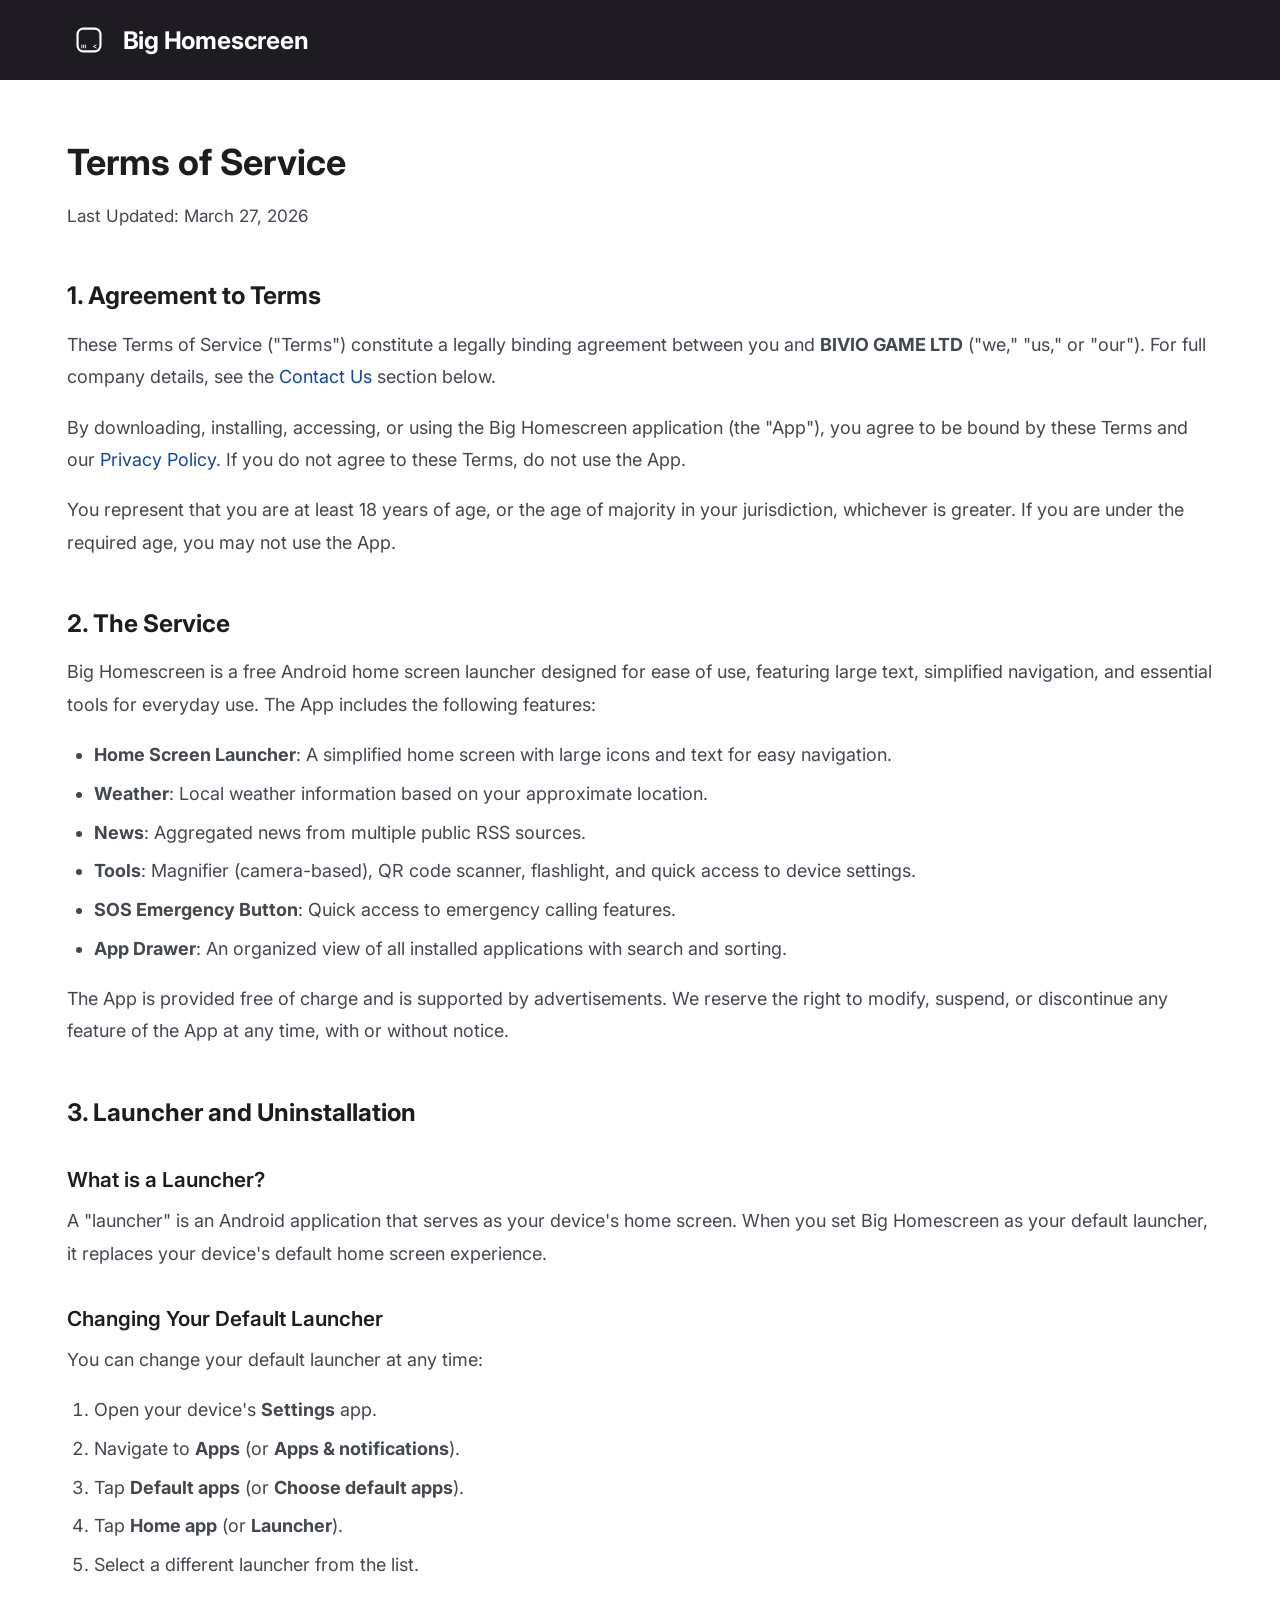
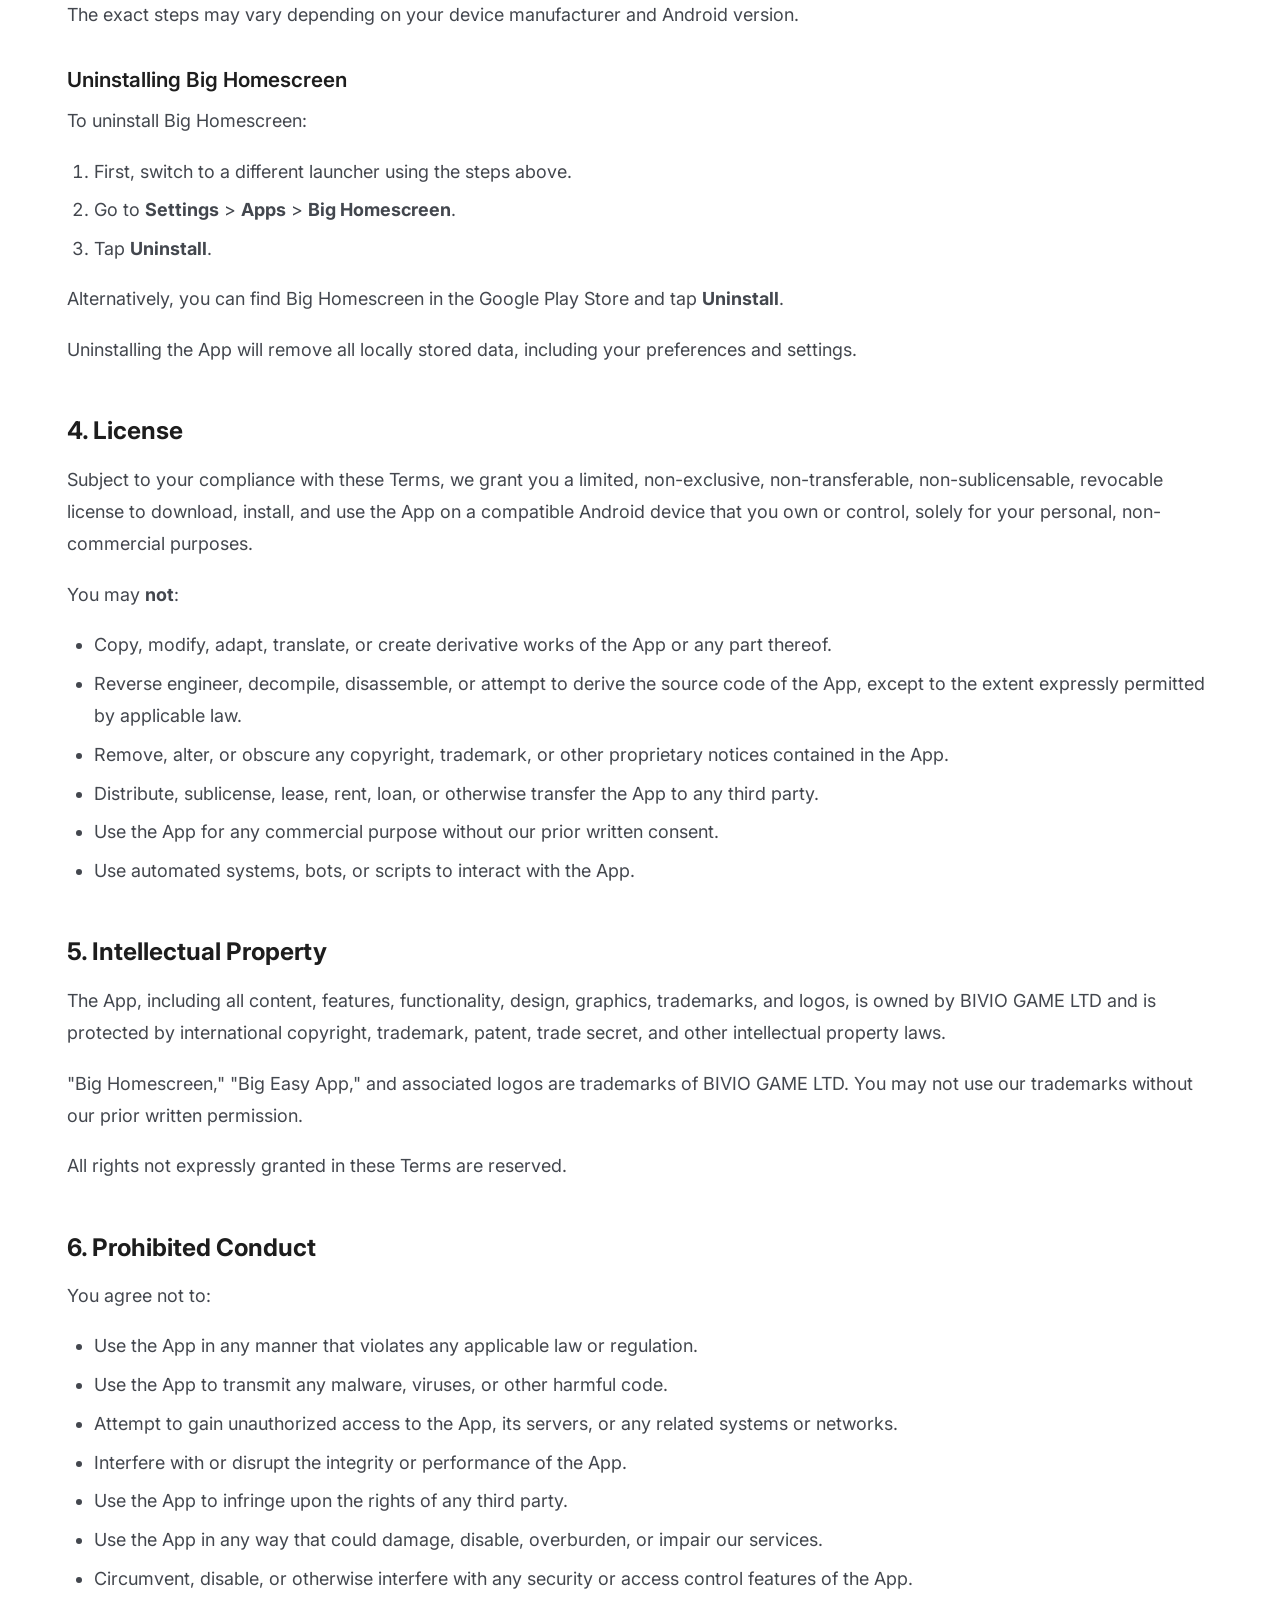
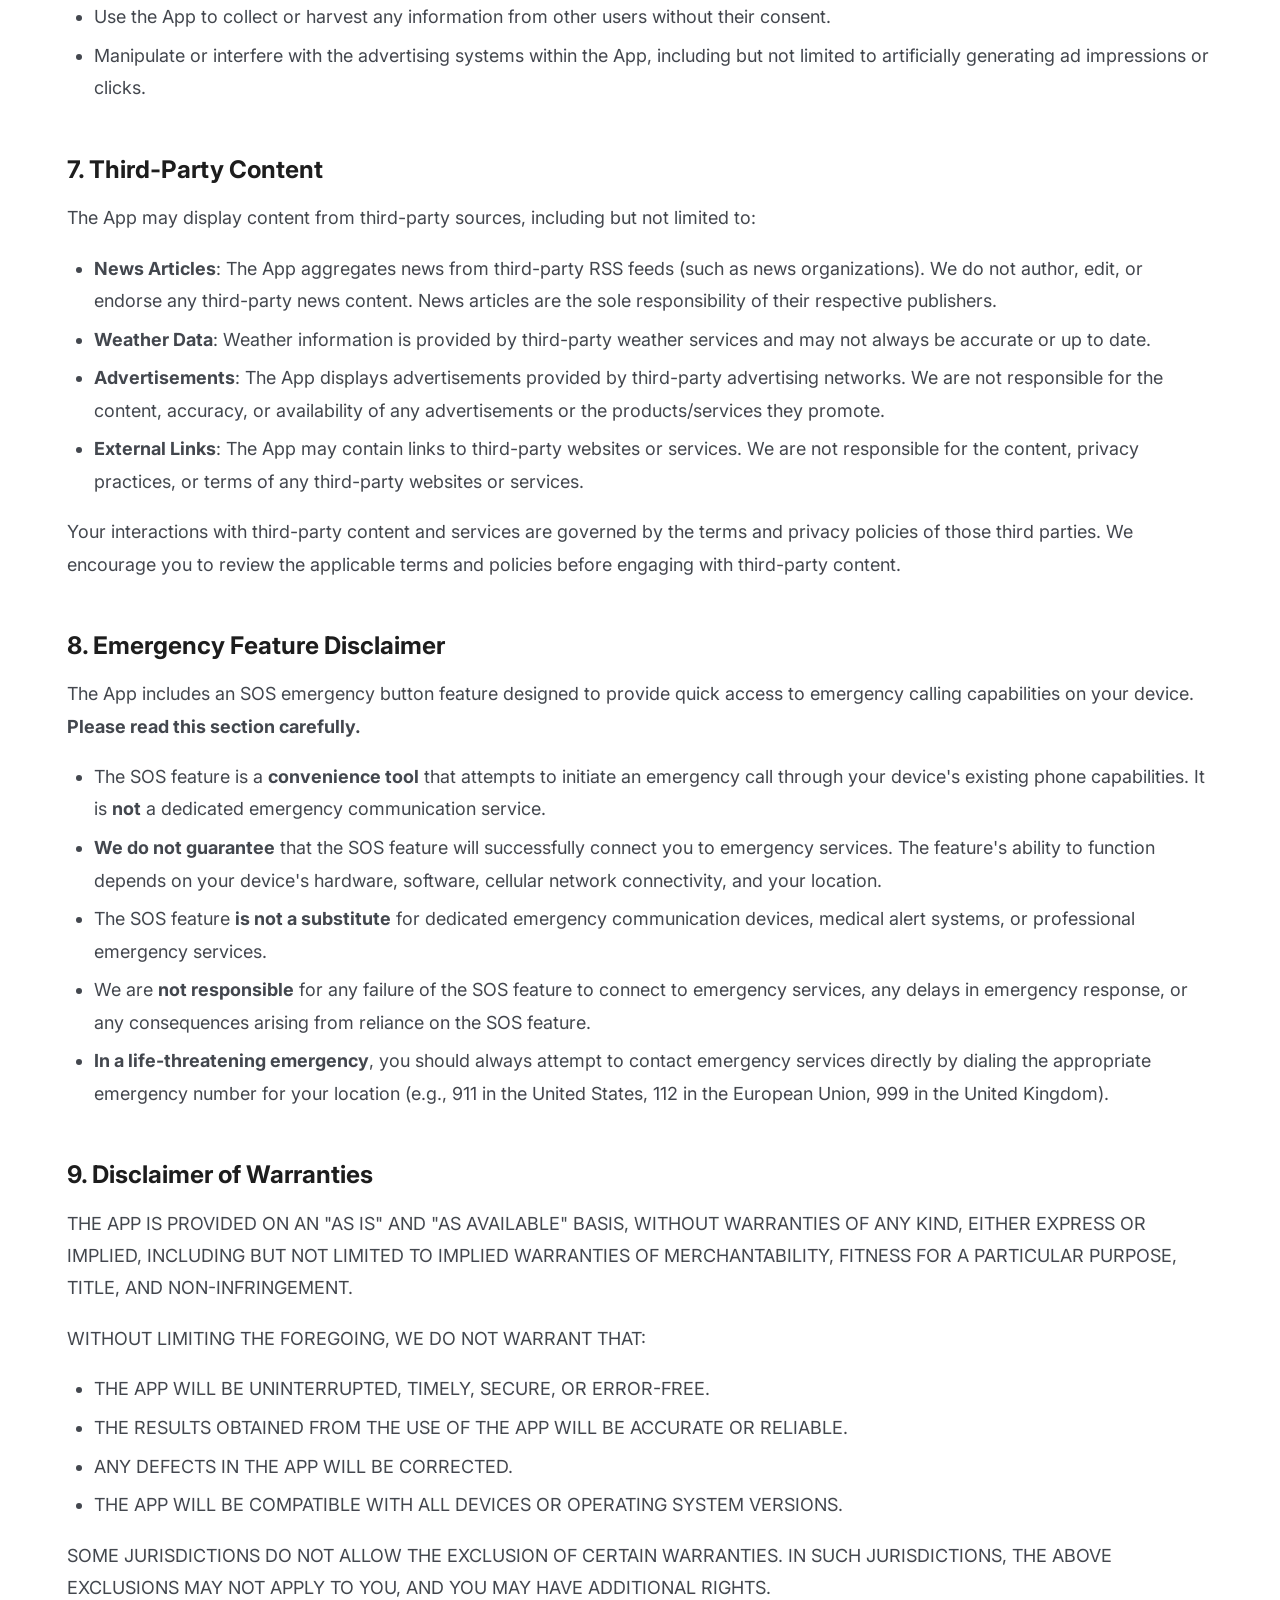
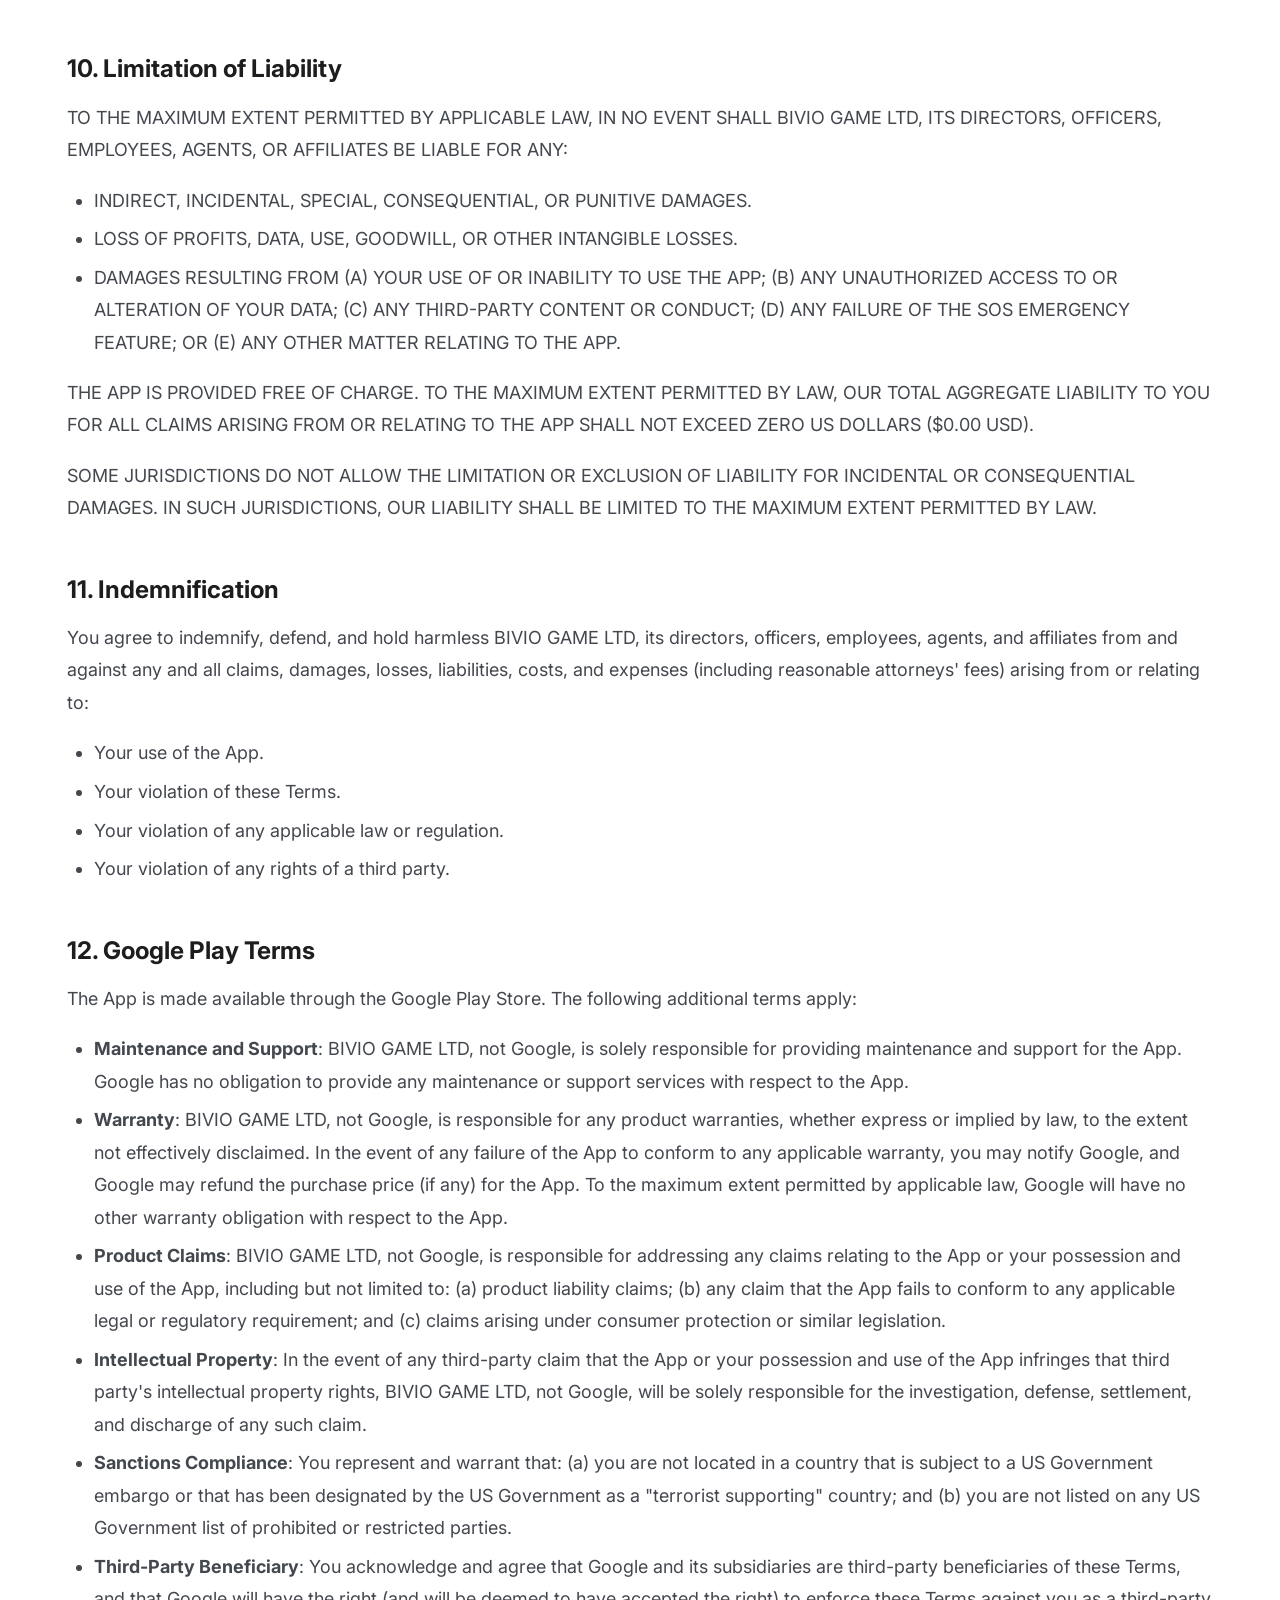
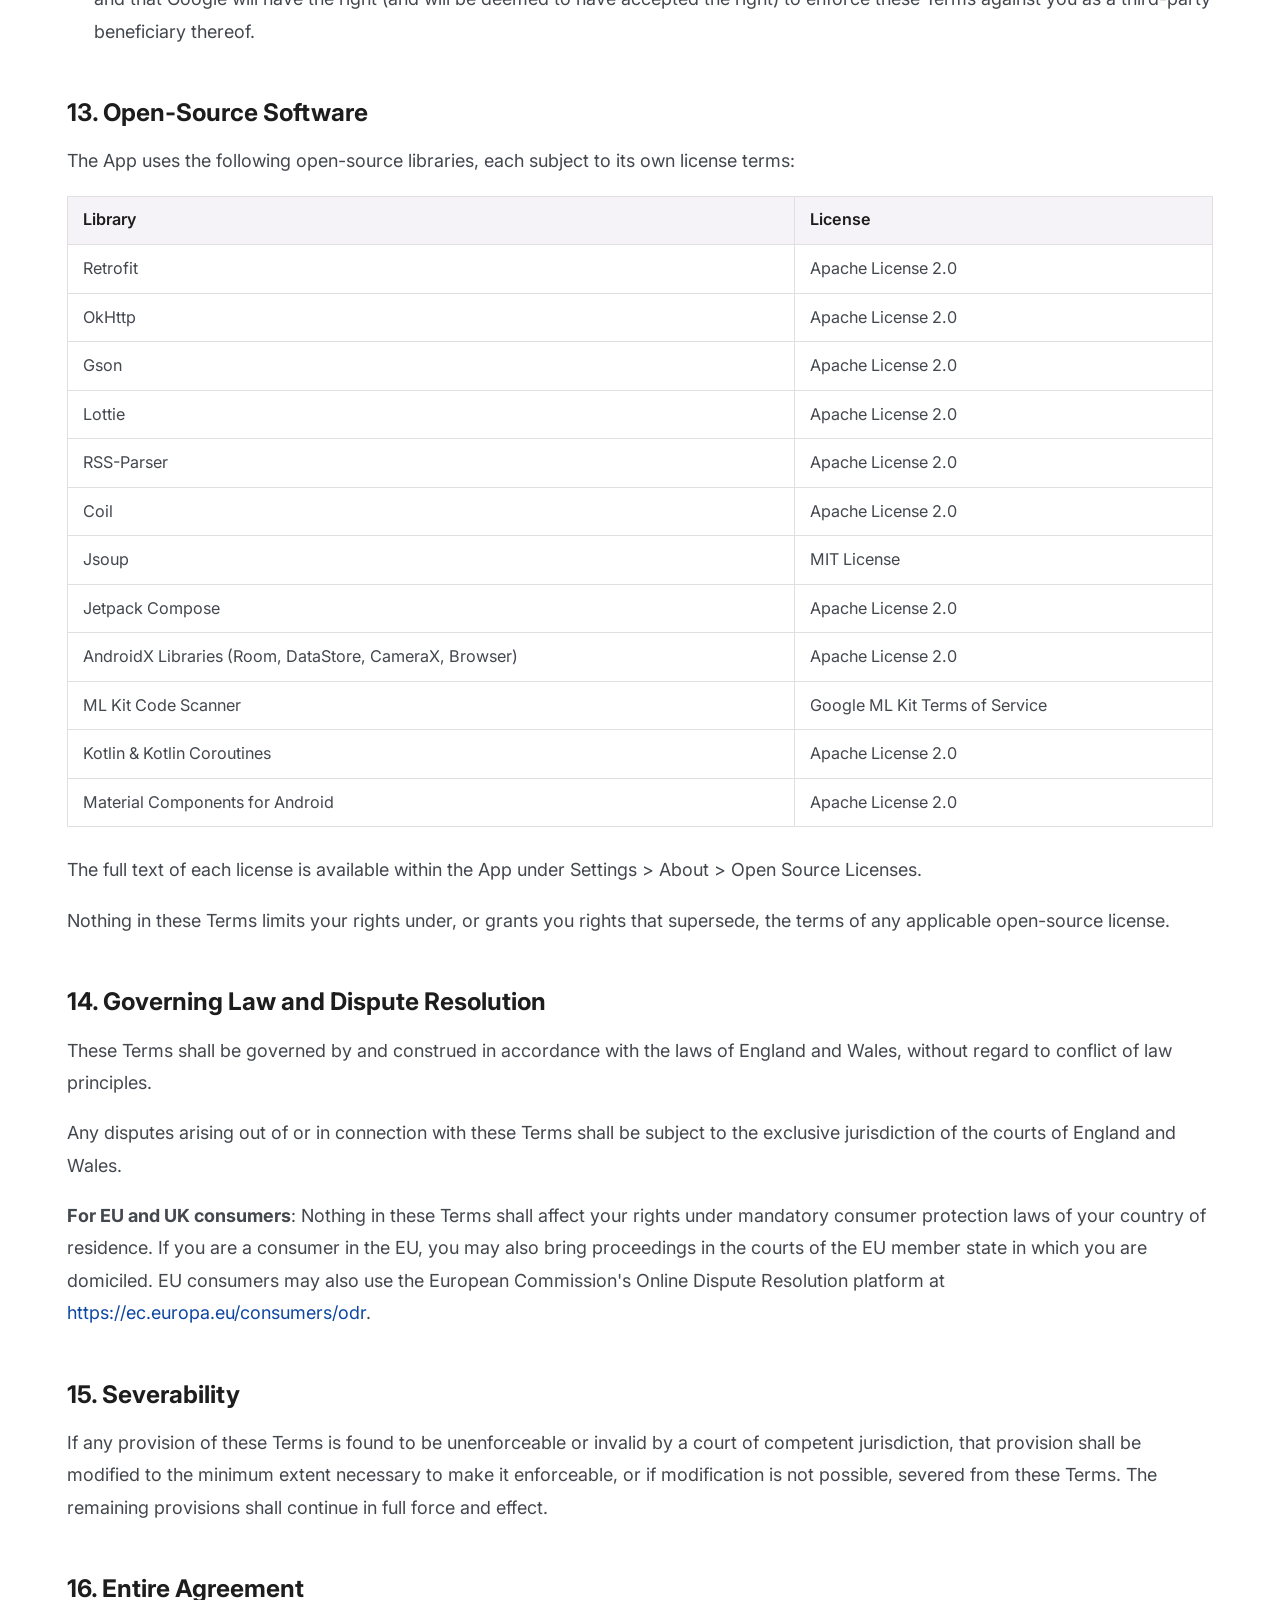
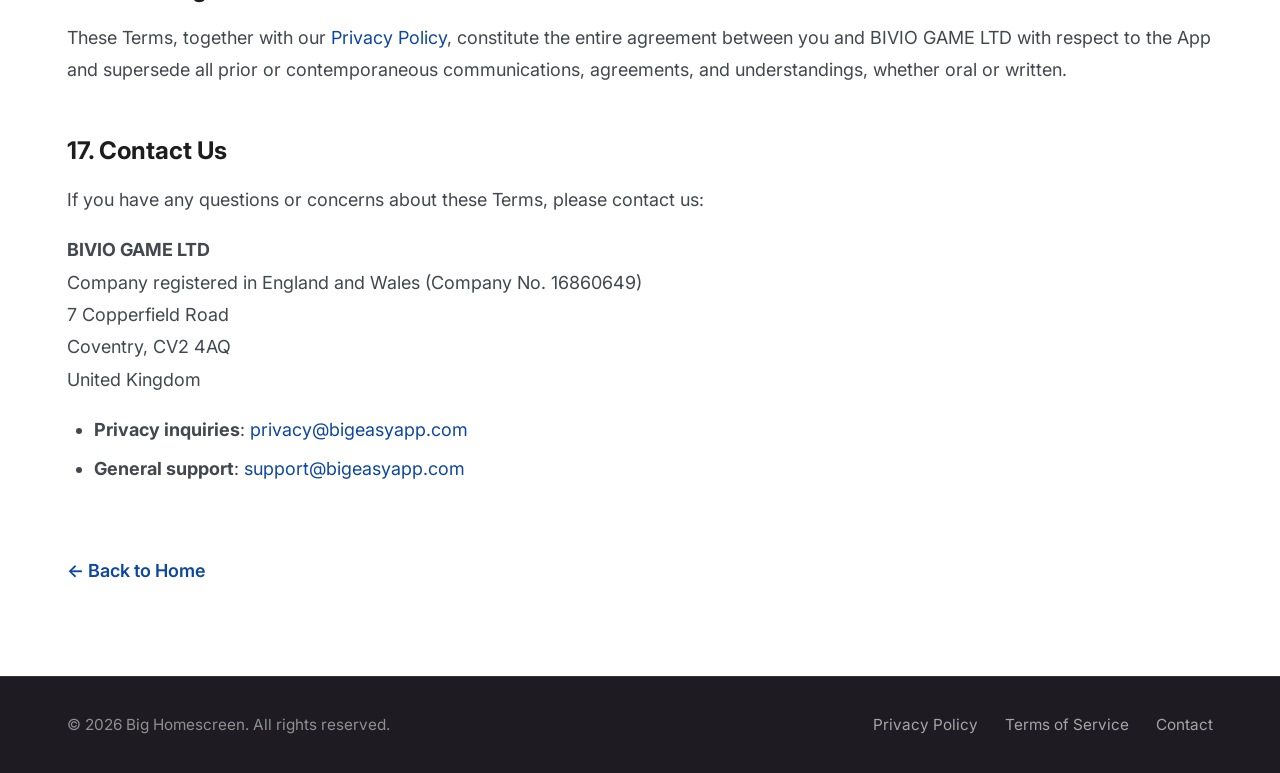
<file: terms.html>
<!DOCTYPE html>
<html lang="en">
<head>
  <meta charset="UTF-8">
  <meta name="viewport" content="width=device-width, initial-scale=1.0">
  <title>Terms of Service — Big Homescreen</title>
  <meta name="description" content="Terms of Service for Big Homescreen Android launcher app.">
  <link rel="icon" type="image/svg+xml" href="favicon.svg">
  <link rel="preconnect" href="https://fonts.googleapis.com">
  <link rel="preconnect" href="https://fonts.gstatic.com" crossorigin>
  <link rel="stylesheet" href="https://fonts.googleapis.com/css2?family=Inter:wght@400;500;600;700;800&display=swap">
  <link rel="stylesheet" href="css/style.css">
</head>
<body>

  <!-- ===== Navigation ===== -->
  <header class="navbar" role="banner">
    <div class="container">
      <a href="/" class="nav-brand" aria-label="Big Homescreen Home">
        <img src="resources/ic_launcher_play_store.svg" alt="" width="44" height="44">
        <span>Big Homescreen</span>
      </a>
    </div>
  </header>

  <main>
    <article class="legal-page">
      <h1>Terms of Service</h1>
      <p class="last-updated">Last Updated: March 27, 2026</p>

      <h2>1. Agreement to Terms</h2>
      <p>These Terms of Service ("Terms") constitute a legally binding agreement between you and <strong>BIVIO GAME LTD</strong> ("we," "us," or "our"). For full company details, see the <a href="#contact">Contact Us</a> section below.</p>
      <p>By downloading, installing, accessing, or using the Big Homescreen application (the "App"), you agree to be bound by these Terms and our <a href="privacy.html">Privacy Policy</a>. If you do not agree to these Terms, do not use the App.</p>
      <p>You represent that you are at least 18 years of age, or the age of majority in your jurisdiction, whichever is greater. If you are under the required age, you may not use the App.</p>

      <h2>2. The Service</h2>
      <p>Big Homescreen is a free Android home screen launcher designed for ease of use, featuring large text, simplified navigation, and essential tools for everyday use. The App includes the following features:</p>
      <ul>
        <li><strong>Home Screen Launcher</strong>: A simplified home screen with large icons and text for easy navigation.</li>
        <li><strong>Weather</strong>: Local weather information based on your approximate location.</li>
        <li><strong>News</strong>: Aggregated news from multiple public RSS sources.</li>
        <li><strong>Tools</strong>: Magnifier (camera-based), QR code scanner, flashlight, and quick access to device settings.</li>
        <li><strong>SOS Emergency Button</strong>: Quick access to emergency calling features.</li>
        <li><strong>App Drawer</strong>: An organized view of all installed applications with search and sorting.</li>
      </ul>
      <p>The App is provided free of charge and is supported by advertisements. We reserve the right to modify, suspend, or discontinue any feature of the App at any time, with or without notice.</p>

      <h2>3. Launcher and Uninstallation</h2>

      <h3>What is a Launcher?</h3>
      <p>A "launcher" is an Android application that serves as your device's home screen. When you set Big Homescreen as your default launcher, it replaces your device's default home screen experience.</p>

      <h3>Changing Your Default Launcher</h3>
      <p>You can change your default launcher at any time:</p>
      <ol>
        <li>Open your device's <strong>Settings</strong> app.</li>
        <li>Navigate to <strong>Apps</strong> (or <strong>Apps &amp; notifications</strong>).</li>
        <li>Tap <strong>Default apps</strong> (or <strong>Choose default apps</strong>).</li>
        <li>Tap <strong>Home app</strong> (or <strong>Launcher</strong>).</li>
        <li>Select a different launcher from the list.</li>
      </ol>
      <p>The exact steps may vary depending on your device manufacturer and Android version.</p>

      <h3>Uninstalling Big Homescreen</h3>
      <p>To uninstall Big Homescreen:</p>
      <ol>
        <li>First, switch to a different launcher using the steps above.</li>
        <li>Go to <strong>Settings</strong> &gt; <strong>Apps</strong> &gt; <strong>Big Homescreen</strong>.</li>
        <li>Tap <strong>Uninstall</strong>.</li>
      </ol>
      <p>Alternatively, you can find Big Homescreen in the Google Play Store and tap <strong>Uninstall</strong>.</p>
      <p>Uninstalling the App will remove all locally stored data, including your preferences and settings.</p>

      <h2>4. License</h2>
      <p>Subject to your compliance with these Terms, we grant you a limited, non-exclusive, non-transferable, non-sublicensable, revocable license to download, install, and use the App on a compatible Android device that you own or control, solely for your personal, non-commercial purposes.</p>
      <p>You may <strong>not</strong>:</p>
      <ul>
        <li>Copy, modify, adapt, translate, or create derivative works of the App or any part thereof.</li>
        <li>Reverse engineer, decompile, disassemble, or attempt to derive the source code of the App, except to the extent expressly permitted by applicable law.</li>
        <li>Remove, alter, or obscure any copyright, trademark, or other proprietary notices contained in the App.</li>
        <li>Distribute, sublicense, lease, rent, loan, or otherwise transfer the App to any third party.</li>
        <li>Use the App for any commercial purpose without our prior written consent.</li>
        <li>Use automated systems, bots, or scripts to interact with the App.</li>
      </ul>

      <h2>5. Intellectual Property</h2>
      <p>The App, including all content, features, functionality, design, graphics, trademarks, and logos, is owned by BIVIO GAME LTD and is protected by international copyright, trademark, patent, trade secret, and other intellectual property laws.</p>
      <p>"Big Homescreen," "Big Easy App," and associated logos are trademarks of BIVIO GAME LTD. You may not use our trademarks without our prior written permission.</p>
      <p>All rights not expressly granted in these Terms are reserved.</p>

      <h2>6. Prohibited Conduct</h2>
      <p>You agree not to:</p>
      <ul>
        <li>Use the App in any manner that violates any applicable law or regulation.</li>
        <li>Use the App to transmit any malware, viruses, or other harmful code.</li>
        <li>Attempt to gain unauthorized access to the App, its servers, or any related systems or networks.</li>
        <li>Interfere with or disrupt the integrity or performance of the App.</li>
        <li>Use the App to infringe upon the rights of any third party.</li>
        <li>Use the App in any way that could damage, disable, overburden, or impair our services.</li>
        <li>Circumvent, disable, or otherwise interfere with any security or access control features of the App.</li>
        <li>Use the App to collect or harvest any information from other users without their consent.</li>
        <li>Manipulate or interfere with the advertising systems within the App, including but not limited to artificially generating ad impressions or clicks.</li>
      </ul>

      <h2>7. Third-Party Content</h2>
      <p>The App may display content from third-party sources, including but not limited to:</p>
      <ul>
        <li><strong>News Articles</strong>: The App aggregates news from third-party RSS feeds (such as news organizations). We do not author, edit, or endorse any third-party news content. News articles are the sole responsibility of their respective publishers.</li>
        <li><strong>Weather Data</strong>: Weather information is provided by third-party weather services and may not always be accurate or up to date.</li>
        <li><strong>Advertisements</strong>: The App displays advertisements provided by third-party advertising networks. We are not responsible for the content, accuracy, or availability of any advertisements or the products/services they promote.</li>
        <li><strong>External Links</strong>: The App may contain links to third-party websites or services. We are not responsible for the content, privacy practices, or terms of any third-party websites or services.</li>
      </ul>
      <p>Your interactions with third-party content and services are governed by the terms and privacy policies of those third parties. We encourage you to review the applicable terms and policies before engaging with third-party content.</p>

      <h2>8. Emergency Feature Disclaimer</h2>
      <p>The App includes an SOS emergency button feature designed to provide quick access to emergency calling capabilities on your device. <strong>Please read this section carefully.</strong></p>
      <ul>
        <li>The SOS feature is a <strong>convenience tool</strong> that attempts to initiate an emergency call through your device's existing phone capabilities. It is <strong>not</strong> a dedicated emergency communication service.</li>
        <li><strong>We do not guarantee</strong> that the SOS feature will successfully connect you to emergency services. The feature's ability to function depends on your device's hardware, software, cellular network connectivity, and your location.</li>
        <li>The SOS feature <strong>is not a substitute</strong> for dedicated emergency communication devices, medical alert systems, or professional emergency services.</li>
        <li>We are <strong>not responsible</strong> for any failure of the SOS feature to connect to emergency services, any delays in emergency response, or any consequences arising from reliance on the SOS feature.</li>
        <li><strong>In a life-threatening emergency</strong>, you should always attempt to contact emergency services directly by dialing the appropriate emergency number for your location (e.g., 911 in the United States, 112 in the European Union, 999 in the United Kingdom).</li>
      </ul>

      <h2>9. Disclaimer of Warranties</h2>
      <p>THE APP IS PROVIDED ON AN "AS IS" AND "AS AVAILABLE" BASIS, WITHOUT WARRANTIES OF ANY KIND, EITHER EXPRESS OR IMPLIED, INCLUDING BUT NOT LIMITED TO IMPLIED WARRANTIES OF MERCHANTABILITY, FITNESS FOR A PARTICULAR PURPOSE, TITLE, AND NON-INFRINGEMENT.</p>
      <p>WITHOUT LIMITING THE FOREGOING, WE DO NOT WARRANT THAT:</p>
      <ul>
        <li>THE APP WILL BE UNINTERRUPTED, TIMELY, SECURE, OR ERROR-FREE.</li>
        <li>THE RESULTS OBTAINED FROM THE USE OF THE APP WILL BE ACCURATE OR RELIABLE.</li>
        <li>ANY DEFECTS IN THE APP WILL BE CORRECTED.</li>
        <li>THE APP WILL BE COMPATIBLE WITH ALL DEVICES OR OPERATING SYSTEM VERSIONS.</li>
      </ul>
      <p>SOME JURISDICTIONS DO NOT ALLOW THE EXCLUSION OF CERTAIN WARRANTIES. IN SUCH JURISDICTIONS, THE ABOVE EXCLUSIONS MAY NOT APPLY TO YOU, AND YOU MAY HAVE ADDITIONAL RIGHTS.</p>

      <h2>10. Limitation of Liability</h2>
      <p>TO THE MAXIMUM EXTENT PERMITTED BY APPLICABLE LAW, IN NO EVENT SHALL BIVIO GAME LTD, ITS DIRECTORS, OFFICERS, EMPLOYEES, AGENTS, OR AFFILIATES BE LIABLE FOR ANY:</p>
      <ul>
        <li>INDIRECT, INCIDENTAL, SPECIAL, CONSEQUENTIAL, OR PUNITIVE DAMAGES.</li>
        <li>LOSS OF PROFITS, DATA, USE, GOODWILL, OR OTHER INTANGIBLE LOSSES.</li>
        <li>DAMAGES RESULTING FROM (A) YOUR USE OF OR INABILITY TO USE THE APP; (B) ANY UNAUTHORIZED ACCESS TO OR ALTERATION OF YOUR DATA; (C) ANY THIRD-PARTY CONTENT OR CONDUCT; (D) ANY FAILURE OF THE SOS EMERGENCY FEATURE; OR (E) ANY OTHER MATTER RELATING TO THE APP.</li>
      </ul>
      <p>THE APP IS PROVIDED FREE OF CHARGE. TO THE MAXIMUM EXTENT PERMITTED BY LAW, OUR TOTAL AGGREGATE LIABILITY TO YOU FOR ALL CLAIMS ARISING FROM OR RELATING TO THE APP SHALL NOT EXCEED ZERO US DOLLARS ($0.00 USD).</p>
      <p>SOME JURISDICTIONS DO NOT ALLOW THE LIMITATION OR EXCLUSION OF LIABILITY FOR INCIDENTAL OR CONSEQUENTIAL DAMAGES. IN SUCH JURISDICTIONS, OUR LIABILITY SHALL BE LIMITED TO THE MAXIMUM EXTENT PERMITTED BY LAW.</p>

      <h2>11. Indemnification</h2>
      <p>You agree to indemnify, defend, and hold harmless BIVIO GAME LTD, its directors, officers, employees, agents, and affiliates from and against any and all claims, damages, losses, liabilities, costs, and expenses (including reasonable attorneys' fees) arising from or relating to:</p>
      <ul>
        <li>Your use of the App.</li>
        <li>Your violation of these Terms.</li>
        <li>Your violation of any applicable law or regulation.</li>
        <li>Your violation of any rights of a third party.</li>
      </ul>

      <h2>12. Google Play Terms</h2>
      <p>The App is made available through the Google Play Store. The following additional terms apply:</p>
      <ul>
        <li><strong>Maintenance and Support</strong>: BIVIO GAME LTD, not Google, is solely responsible for providing maintenance and support for the App. Google has no obligation to provide any maintenance or support services with respect to the App.</li>
        <li><strong>Warranty</strong>: BIVIO GAME LTD, not Google, is responsible for any product warranties, whether express or implied by law, to the extent not effectively disclaimed. In the event of any failure of the App to conform to any applicable warranty, you may notify Google, and Google may refund the purchase price (if any) for the App. To the maximum extent permitted by applicable law, Google will have no other warranty obligation with respect to the App.</li>
        <li><strong>Product Claims</strong>: BIVIO GAME LTD, not Google, is responsible for addressing any claims relating to the App or your possession and use of the App, including but not limited to: (a) product liability claims; (b) any claim that the App fails to conform to any applicable legal or regulatory requirement; and (c) claims arising under consumer protection or similar legislation.</li>
        <li><strong>Intellectual Property</strong>: In the event of any third-party claim that the App or your possession and use of the App infringes that third party's intellectual property rights, BIVIO GAME LTD, not Google, will be solely responsible for the investigation, defense, settlement, and discharge of any such claim.</li>
        <li><strong>Sanctions Compliance</strong>: You represent and warrant that: (a) you are not located in a country that is subject to a US Government embargo or that has been designated by the US Government as a "terrorist supporting" country; and (b) you are not listed on any US Government list of prohibited or restricted parties.</li>
        <li><strong>Third-Party Beneficiary</strong>: You acknowledge and agree that Google and its subsidiaries are third-party beneficiaries of these Terms, and that Google will have the right (and will be deemed to have accepted the right) to enforce these Terms against you as a third-party beneficiary thereof.</li>
      </ul>

      <h2>13. Open-Source Software</h2>
      <p>The App uses the following open-source libraries, each subject to its own license terms:</p>
      <table>
        <thead>
          <tr><th>Library</th><th>License</th></tr>
        </thead>
        <tbody>
          <tr><td>Retrofit</td><td>Apache License 2.0</td></tr>
          <tr><td>OkHttp</td><td>Apache License 2.0</td></tr>
          <tr><td>Gson</td><td>Apache License 2.0</td></tr>
          <tr><td>Lottie</td><td>Apache License 2.0</td></tr>
          <tr><td>RSS-Parser</td><td>Apache License 2.0</td></tr>
          <tr><td>Coil</td><td>Apache License 2.0</td></tr>
          <tr><td>Jsoup</td><td>MIT License</td></tr>
          <tr><td>Jetpack Compose</td><td>Apache License 2.0</td></tr>
          <tr><td>AndroidX Libraries (Room, DataStore, CameraX, Browser)</td><td>Apache License 2.0</td></tr>
          <tr><td>ML Kit Code Scanner</td><td>Google ML Kit Terms of Service</td></tr>
          <tr><td>Kotlin &amp; Kotlin Coroutines</td><td>Apache License 2.0</td></tr>
          <tr><td>Material Components for Android</td><td>Apache License 2.0</td></tr>
        </tbody>
      </table>
      <p>The full text of each license is available within the App under Settings &gt; About &gt; Open Source Licenses.</p>
      <p>Nothing in these Terms limits your rights under, or grants you rights that supersede, the terms of any applicable open-source license.</p>

      <h2>14. Governing Law and Dispute Resolution</h2>
      <p>These Terms shall be governed by and construed in accordance with the laws of England and Wales, without regard to conflict of law principles.</p>
      <p>Any disputes arising out of or in connection with these Terms shall be subject to the exclusive jurisdiction of the courts of England and Wales.</p>
      <p><strong>For EU and UK consumers</strong>: Nothing in these Terms shall affect your rights under mandatory consumer protection laws of your country of residence. If you are a consumer in the EU, you may also bring proceedings in the courts of the EU member state in which you are domiciled. EU consumers may also use the European Commission's Online Dispute Resolution platform at <a href="https://ec.europa.eu/consumers/odr">https://ec.europa.eu/consumers/odr</a>.</p>

      <h2>15. Severability</h2>
      <p>If any provision of these Terms is found to be unenforceable or invalid by a court of competent jurisdiction, that provision shall be modified to the minimum extent necessary to make it enforceable, or if modification is not possible, severed from these Terms. The remaining provisions shall continue in full force and effect.</p>

      <h2>16. Entire Agreement</h2>
      <p>These Terms, together with our <a href="privacy.html">Privacy Policy</a>, constitute the entire agreement between you and BIVIO GAME LTD with respect to the App and supersede all prior or contemporaneous communications, agreements, and understandings, whether oral or written.</p>

      <h2 id="contact">17. Contact Us</h2>
      <p>If you have any questions or concerns about these Terms, please contact us:</p>
      <p class="contact-block">
        <strong>BIVIO GAME LTD</strong><br>
        Company registered in England and Wales (Company No. 16860649)<br>
        7 Copperfield Road<br>
        Coventry, CV2 4AQ<br>
        United Kingdom
      </p>
      <ul>
        <li><strong>Privacy inquiries</strong>: <a href="mailto:privacy@bigeasyapp.com">privacy@bigeasyapp.com</a></li>
        <li><strong>General support</strong>: <a href="mailto:support@bigeasyapp.com">support@bigeasyapp.com</a></li>
      </ul>

      <a href="/" class="back-link">&larr; Back to Home</a>
    </article>
  </main>

  <!-- ===== Footer ===== -->
  <footer class="footer" role="contentinfo">
    <div class="container">
      <p>&copy; 2026 Big Homescreen. All rights reserved.</p>
      <ul class="footer-links" role="list">
        <li><a href="privacy.html">Privacy Policy</a></li>
        <li><a href="terms.html">Terms of Service</a></li>
        <li><a href="mailto:support@bigeasyapp.com">Contact</a></li>
      </ul>
    </div>
  </footer>

</body>
</html>
</file>
<file: css/style.css>
/* ===== Reset & Base ===== */
*,
*::before,
*::after {
  margin: 0;
  padding: 0;
  box-sizing: border-box;
}

:root {
  --brand-dark: #1E1C22;
  --primary-blue: #0D47A1;
  --light-blue: #42A5F5;
  --sos-red: #D32F2F;
  --white: #FFFFFF;
  --surface-light: #F5F3F7;
  --text-primary: #1D1D1D;
  --text-secondary: #43474E;
  --font-family: 'Inter', system-ui, -apple-system, sans-serif;
}

html {
  scroll-behavior: smooth;
  font-size: 18px;
}

@media (prefers-reduced-motion: reduce) {
  html {
    scroll-behavior: auto;
  }
  *,
  *::before,
  *::after {
    animation-duration: 0.01ms !important;
    transition-duration: 0.01ms !important;
  }
}

body {
  font-family: var(--font-family);
  color: var(--text-primary);
  line-height: 1.6;
  background: var(--white);
  -webkit-font-smoothing: antialiased;
}

img {
  max-width: 100%;
  height: auto;
  display: block;
}

a {
  color: var(--primary-blue);
  text-decoration: none;
}

a:hover {
  opacity: 0.85;
}

:focus-visible {
  outline: 3px solid var(--light-blue);
  outline-offset: 2px;
}

/* ===== Container ===== */
.container {
  width: 100%;
  max-width: 1200px;
  margin: 0 auto;
  padding: 0 1.5rem;
}

/* ===== Navigation ===== */
.navbar {
  position: sticky;
  top: 0;
  z-index: 100;
  background: var(--brand-dark);
  padding: 1rem 0;
  transition: box-shadow 0.3s ease;
}

.navbar.scrolled {
  box-shadow: 0 2px 20px rgba(0, 0, 0, 0.3);
}

.navbar .container {
  display: flex;
  align-items: center;
  justify-content: space-between;
}

.nav-brand {
  display: flex;
  align-items: center;
  gap: 0.65rem;
  text-decoration: none;
  color: var(--white);
}

.nav-brand img,
.nav-brand svg {
  width: 44px;
  height: 44px;
  border-radius: 10px;
}

.nav-brand span {
  font-size: 1.35rem;
  font-weight: 700;
  letter-spacing: -0.01em;
}

.nav-links {
  display: flex;
  align-items: center;
  gap: 2rem;
  list-style: none;
}

.nav-links a {
  color: rgba(255, 255, 255, 0.85);
  font-size: 1rem;
  font-weight: 500;
  transition: color 0.2s;
  text-decoration: none;
}

.nav-links a:hover,
.nav-links a:focus-visible {
  color: var(--white);
  text-decoration: none;
}

.nav-cta {
  background: var(--primary-blue);
  color: var(--white) !important;
  padding: 0.6rem 1.5rem;
  border-radius: 8px;
  font-weight: 600;
  transition: background 0.2s;
}

.nav-cta:hover {
  background: #1565C0;
}

.nav-toggle {
  display: none;
  background: none;
  border: none;
  color: var(--white);
  font-size: 1.5rem;
  cursor: pointer;
  padding: 0.5rem;
  min-width: 48px;
  min-height: 48px;
  align-items: center;
  justify-content: center;
}

/* ===== Hero ===== */
.hero {
  background: linear-gradient(135deg, var(--primary-blue) 0%, var(--light-blue) 100%);
  color: var(--white);
  padding: 6rem 0 5rem;
  overflow: hidden;
}

.hero .container {
  display: flex;
  align-items: center;
  gap: 3rem;
}

.hero-content {
  flex: 1;
  min-width: 0;
}

.hero-icon {
  width: 96px;
  height: 96px;
  border-radius: 20px;
  margin-bottom: 1.5rem;
  box-shadow: 0 8px 32px rgba(0, 0, 0, 0.2);
}

.hero h1 {
  font-size: 3rem;
  font-weight: 800;
  line-height: 1.15;
  margin-bottom: 0.75rem;
  letter-spacing: -0.02em;
}

.hero-tagline {
  font-size: 1.35rem;
  font-weight: 500;
  opacity: 0.95;
  margin-bottom: 0.5rem;
}

.hero-description {
  font-size: 1.1rem;
  opacity: 0.85;
  margin-bottom: 2rem;
  max-width: 480px;
  line-height: 1.7;
}

.hero-visual {
  flex: 0 0 auto;
}

/* Google Play Badge */
.gplay-btn {
  display: inline-block;
  transition: transform 0.2s, box-shadow 0.2s;
  border-radius: 12px;
}

.gplay-btn:hover {
  transform: scale(1.05);
  box-shadow: 0 8px 24px rgba(0, 0, 0, 0.3);
  opacity: 1;
}

.gplay-btn img {
  display: block;
  height: 72px;
  width: auto;
  border-radius: 10px;
}

/* ===== Phone Mockup ===== */
.phone-mockup {
  width: 280px;
  border: 8px solid var(--brand-dark);
  border-radius: 36px;
  overflow: hidden;
  box-shadow: 0 25px 50px rgba(0, 0, 0, 0.15);
  background: var(--brand-dark);
}

.phone-mockup img {
  width: 100%;
  display: block;
  border-radius: 28px;
}

/* ===== Section Common ===== */
.section {
  padding: 5rem 0;
}

.section-light {
  background: var(--surface-light);
}

.section-dark {
  background: var(--brand-dark);
  color: var(--white);
}

.section-title {
  font-size: 2rem;
  font-weight: 700;
  text-align: center;
  margin-bottom: 0.75rem;
  letter-spacing: -0.01em;
}

.section-subtitle {
  text-align: center;
  color: var(--text-secondary);
  font-size: 1.1rem;
  margin-bottom: 3rem;
  max-width: 560px;
  margin-left: auto;
  margin-right: auto;
}

.section-dark .section-subtitle {
  color: rgba(255, 255, 255, 0.7);
}

/* ===== Features Grid ===== */
.features-grid {
  display: grid;
  grid-template-columns: repeat(3, 1fr);
  gap: 1.75rem;
}

.feature-card {
  background: var(--white);
  border-radius: 16px;
  padding: 2rem 1.75rem;
  box-shadow: 0 2px 12px rgba(0, 0, 0, 0.06);
  transition: transform 0.2s, box-shadow 0.2s;
}

@media (prefers-reduced-motion: no-preference) {
  .feature-card:hover {
    transform: translateY(-4px) scale(1.03);
    box-shadow: 0 8px 24px rgba(0, 0, 0, 0.1);
  }
}

.feature-icon {
  width: 52px;
  height: 52px;
  margin-bottom: 1rem;
  display: flex;
  align-items: center;
  justify-content: center;
  background: rgba(13, 71, 161, 0.08);
  border-radius: 14px;
  color: var(--primary-blue);
}

.feature-icon svg {
  width: 26px;
  height: 26px;
}

.feature-card.sos .feature-icon {
  background: rgba(211, 47, 47, 0.08);
  color: var(--sos-red);
}

.feature-card h3 {
  font-size: 1.2rem;
  font-weight: 700;
  margin-bottom: 0.5rem;
}

.feature-card.sos h3 {
  color: var(--sos-red);
}

.feature-card p {
  color: var(--text-secondary);
  font-size: 0.95rem;
  line-height: 1.6;
}

/* ===== Screenshots ===== */
.screenshots-row {
  display: flex;
  gap: 2rem;
  justify-content: center;
  align-items: flex-start;
}

.screenshot-item {
  text-align: center;
  flex: 0 0 auto;
}

.screenshot-item .phone-mockup {
  width: 220px;
  margin-bottom: 1rem;
}

.screenshot-label {
  font-size: 0.9rem;
  font-weight: 600;
  color: var(--text-secondary);
}

/* Mobile screenshot carousel */
.screenshots-carousel {
  display: none;
}

/* ===== Perfect For ===== */
.perfect-grid {
  display: grid;
  grid-template-columns: repeat(3, 1fr);
  gap: 1.75rem;
}

.perfect-card {
  background: var(--surface-light);
  border-radius: 16px;
  padding: 2.25rem 1.75rem;
  text-align: center;
  transition: box-shadow 0.2s;
}

.perfect-card:hover {
  box-shadow: 0 8px 24px rgba(0, 0, 0, 0.08);
}

.perfect-card .card-emoji {
  width: 56px;
  height: 72px;
  margin: 0 auto 1rem;
  display: flex;
  align-items: center;
  justify-content: center;
  background: rgba(13, 71, 161, 0.08);
  border-radius: 50%;
  color: var(--primary-blue);
}

.perfect-card .card-emoji svg {
  width: 28px;
  height: 28px;
}

.perfect-card h3 {
  font-size: 1.2rem;
  font-weight: 700;
  margin-bottom: 0.75rem;
}

.perfect-card p {
  color: var(--text-secondary);
  font-size: 0.95rem;
  line-height: 1.6;
}

/* ===== CTA Section ===== */
.cta-section {
  text-align: center;
  padding: 5rem 0;
}

.cta-section h2 {
  font-size: 2rem;
  font-weight: 700;
  margin-bottom: 1rem;
}

.cta-section .cta-email {
  margin-top: 1.5rem;
  font-size: 0.95rem;
  color: rgba(255, 255, 255, 0.6);
}

.cta-section .cta-email a {
  color: var(--light-blue);
}

/* ===== Footer ===== */
.footer {
  background: var(--brand-dark);
  border-top: 1px solid rgba(255, 255, 255, 0.1);
  padding: 2rem 0;
  color: rgba(255, 255, 255, 0.5);
  font-size: 0.85rem;
}

.footer .container {
  display: flex;
  align-items: center;
  justify-content: space-between;
  flex-wrap: wrap;
  gap: 1rem;
}

.footer-links {
  display: flex;
  gap: 1.5rem;
  list-style: none;
}

.footer-links a {
  color: rgba(255, 255, 255, 0.6);
  font-size: 0.85rem;
  transition: color 0.2s;
}

.footer-links a:hover {
  color: var(--white);
  text-decoration: none;
}

/* ===== Legal Pages ===== */
.legal-page {
  max-width: 1200px;
  margin: 0 auto;
  padding: 3rem 1.5rem 5rem;
}

.legal-page h1 {
  font-size: 2rem;
  font-weight: 700;
  margin-bottom: 0.5rem;
}

.legal-page .last-updated {
  color: var(--text-secondary);
  font-size: 0.95rem;
  margin-bottom: 2.5rem;
}

.legal-page h2 {
  font-size: 1.35rem;
  font-weight: 700;
  margin-top: 2.5rem;
  margin-bottom: 0.75rem;
}

.legal-page p {
  color: var(--text-secondary);
  line-height: 1.8;
  margin-bottom: 1rem;
}

.legal-page h3 {
  font-size: 1.15rem;
  font-weight: 600;
  margin-top: 1.75rem;
  margin-bottom: 0.5rem;
}

.legal-page ul,
.legal-page ol {
  color: var(--text-secondary);
  line-height: 1.8;
  margin-bottom: 1rem;
  padding-left: 1.5rem;
}

.legal-page li {
  margin-bottom: 0.35rem;
}

.legal-page table {
  width: 100%;
  border-collapse: collapse;
  margin-bottom: 1.5rem;
  font-size: 0.9rem;
  color: var(--text-secondary);
}

.legal-page th,
.legal-page td {
  border: 1px solid #e0e0e0;
  padding: 0.6rem 0.85rem;
  text-align: left;
  line-height: 1.6;
}

.legal-page th {
  background: var(--surface-light);
  font-weight: 600;
  color: var(--text-primary);
}

.legal-page .contact-block {
  margin-top: 1rem;
  margin-bottom: 1rem;
  line-height: 1.8;
  color: var(--text-secondary);
}

.legal-page .back-link {
  display: inline-block;
  margin-top: 3rem;
  font-weight: 600;
}

/* ===== Responsive ===== */

/* Tablet */
@media (max-width: 1024px) {
  .features-grid {
    grid-template-columns: repeat(2, 1fr);
  }

  .screenshots-row {
    flex-wrap: wrap;
  }

  .screenshot-item .phone-mockup {
    width: 200px;
  }

  .hero .container {
    flex-direction: column;
    text-align: center;
  }

  .hero-description {
    margin-left: auto;
    margin-right: auto;
  }

  .hero-visual {
    margin-top: 1rem;
  }
}

/* Mobile */
@media (max-width: 640px) {
  html {
    font-size: 16px;
  }

  .hero {
    padding: 3rem 0;
  }

  .hero h1 {
    font-size: 2rem;
  }

  .hero-tagline {
    font-size: 1.15rem;
  }

  .hero-icon {
    width: 64px;
    height: 64px;
    border-radius: 16px;
  }

  .phone-mockup {
    width: 220px;
  }

  .section {
    padding: 3.5rem 0;
  }

  .section-title {
    font-size: 1.6rem;
  }

  /* Navigation mobile */
  .nav-links {
    display: none;
    position: absolute;
    top: 100%;
    left: 0;
    right: 0;
    background: var(--brand-dark);
    flex-direction: column;
    padding: 1rem 1.5rem 1.5rem;
    gap: 0.75rem;
    border-top: 1px solid rgba(255, 255, 255, 0.1);
  }

  .nav-links.open {
    display: flex;
  }

  .nav-links a {
    font-size: 1rem;
    padding: 0.5rem 0;
    display: block;
    min-height: 48px;
    display: flex;
    align-items: center;
  }

  .nav-toggle {
    display: flex;
  }

  /* Features */
  .features-grid {
    grid-template-columns: 1fr;
  }

  .feature-card {
    padding: 1.5rem;
  }

  /* Screenshots carousel on mobile */
  .screenshots-row {
    display: none;
  }

  .screenshots-carousel {
    display: flex;
    overflow-x: auto;
    scroll-snap-type: x mandatory;
    gap: 1.25rem;
    padding: 0 1.5rem 1.5rem;
    -webkit-overflow-scrolling: touch;
    scrollbar-width: none;
  }

  .screenshots-carousel::-webkit-scrollbar {
    display: none;
  }

  .screenshots-carousel .screenshot-item {
    scroll-snap-align: center;
    flex: 0 0 auto;
  }

  .screenshots-carousel .phone-mockup {
    width: 220px;
    margin-bottom: 0.75rem;
  }

  /* Carousel indicators */
  .carousel-dots {
    display: flex;
    justify-content: center;
    gap: 0.5rem;
    padding-top: 0.5rem;
  }

  .carousel-dot {
    width: 8px;
    height: 8px;
    border-radius: 50%;
    background: rgba(0, 0, 0, 0.15);
    border: none;
    padding: 0;
    cursor: pointer;
    transition: background 0.2s;
  }

  .carousel-dot.active {
    background: var(--primary-blue);
  }

  /* Perfect For */
  .perfect-grid {
    grid-template-columns: 1fr;
  }

  /* Footer */
  .footer .container {
    flex-direction: column;
    text-align: center;
  }

  .footer-links {
    justify-content: center;
  }
}
</file>
